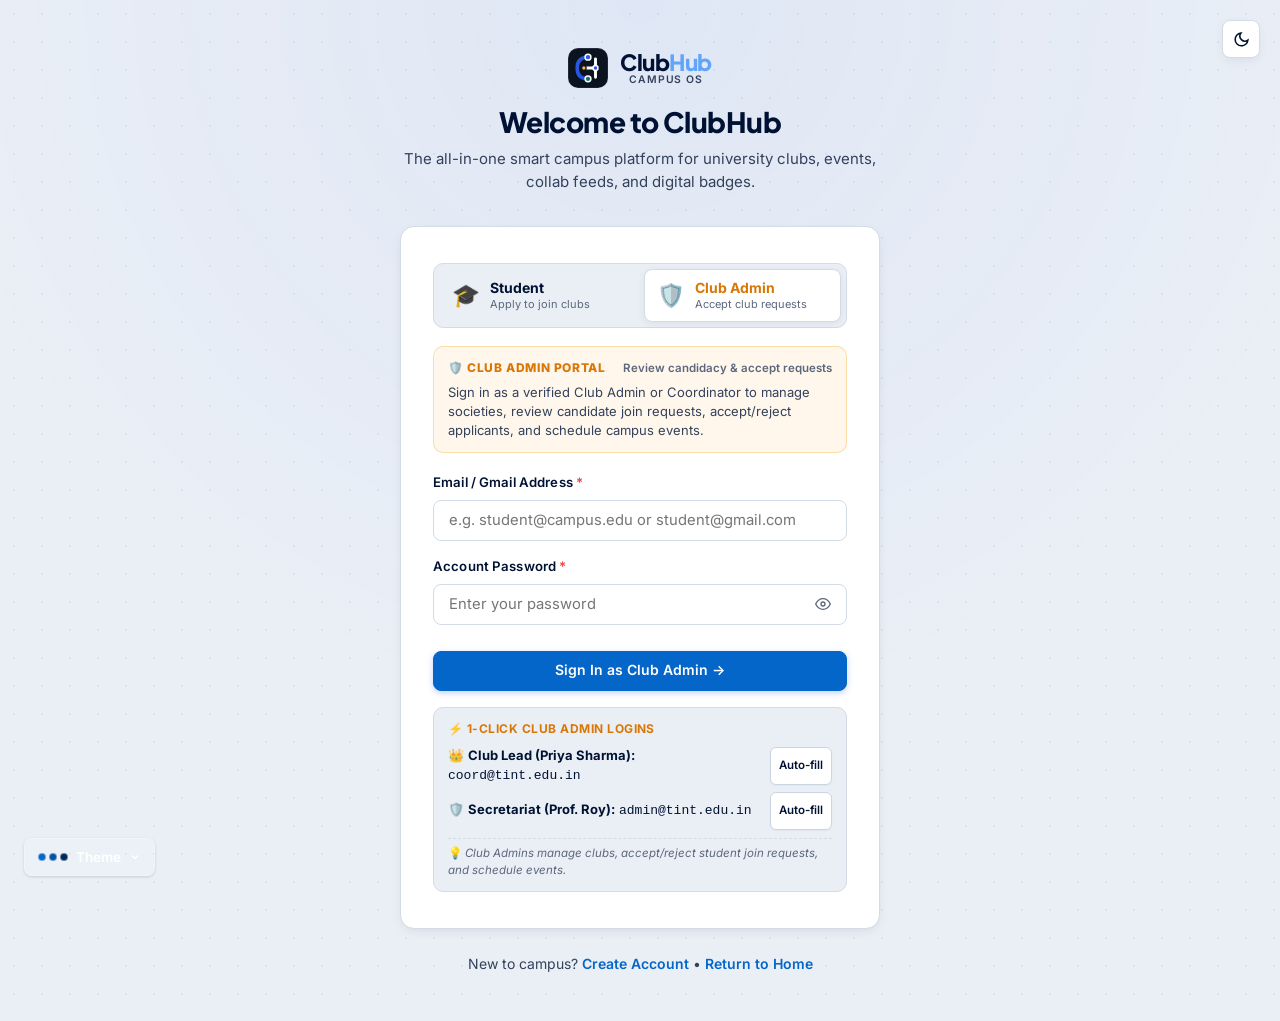
<file: admin.html>
<!DOCTYPE html>
<html lang="en">
<head>
  <meta charset="UTF-8">
  <meta name="viewport" content="width=device-width, initial-scale=1.0">
  <title>Club Admin Secretariat | ClubHub</title>
  <meta name="description" content="Collegiate society management portal. Review candidate applications, publish campus events, and manage inducted club members.">

  <!-- Anti-Flicker Theme & Palette Init -->
  <script>
    (function() {
      var savedTheme = localStorage.getItem("clubhub_theme_mode_v2") || "light";
      var savedPalette = localStorage.getItem("clubhub_active_palette") || "indigo-steel";
      document.documentElement.setAttribute("data-theme", savedTheme);
      document.documentElement.setAttribute("data-palette", savedPalette);
    })();
  </script>

  <!-- Google Fonts: Plus Jakarta Sans & Inter -->
  <link rel="preconnect" href="https://fonts.googleapis.com">
  <link rel="preconnect" href="https://fonts.gstatic.com" crossorigin>
  <link href="https://fonts.googleapis.com/css2?family=Inter:wght@400;500;600;700&family=Plus+Jakarta+Sans:wght@500;600;700;800&display=swap" rel="stylesheet">

  <!-- CSS Stylesheets -->
  <link rel="stylesheet" href="css/style.css">
  <link rel="stylesheet" href="css/palette.css">
  <link rel="stylesheet" href="css/components.css">
  <link rel="stylesheet" href="css/admin.css">
</head>
<body>

  <!-- GLOBAL NAVBAR -->
  <header class="navbar">
    <div class="nav-container">
      <a href="index.html" class="nav-brand" aria-label="ClubHub Home">
        <span class="brand-name">Club<span>Hub</span></span>
      </a>

      <nav class="nav-links">
        <a href="dashboard.html" class="nav-link">Dashboard</a>
        <a href="clubs.html" class="nav-link">Explore Clubs</a>
        <a href="events.html" class="nav-link">Events</a>
        <a href="network.html" class="nav-link">Network</a>
      </nav>

      <div class="nav-actions">
        <div id="nav-auth-box"></div>
        <button type="button" class="mobile-nav-toggle" aria-label="Toggle navigation menu" aria-expanded="false">
          <svg viewBox="0 0 24 24" width="20" height="20" fill="none" stroke="currentColor" stroke-width="2"><line x1="3" y1="12" x2="21" y2="12"/><line x1="3" y1="6" x2="21" y2="6"/><line x1="3" y1="18" x2="21" y2="18"/></svg>
        </button>
      </div>
    </div>
  </header>

  <!-- ADMIN HEADER -->
  <section class="admin-header">
    <div class="container">
      <div class="admin-header-row" style="display: flex; justify-content: space-between; align-items: flex-end; flex-wrap: wrap; gap: 20px;">
        <div class="admin-title-box">
          <div style="display: inline-flex; align-items: center; gap: 6px; padding: 4px 10px; background: var(--primary-light); border: 1px solid var(--primary-border); border-radius: var(--radius-full); font-size: 11px; font-weight: 700; color: var(--primary); margin-bottom: 8px;">
            ⚡ CLUB ADMIN &amp; COORDINATOR PORTAL
          </div>
          <h1>Collegiate Society Management</h1>
          <p>Review candidate join requests, approve or reject memberships, schedule workshops and events, and manage club rosters.</p>
        </div>
        <div class="admin-top-actions" style="display: flex; gap: 10px; flex-wrap: wrap;">
          <button type="button" id="admin-open-edit-profile-btn" class="btn btn-outline btn-sm">
            ✏️ Edit Profile
          </button>
          <button type="button" id="open-add-club-btn" class="btn btn-outline btn-sm">
            <svg viewBox="0 0 24 24" width="14" height="14" fill="none" stroke="currentColor" stroke-width="2.2" style="vertical-align: middle; margin-right: 4px;"><line x1="12" y1="5" x2="12" y2="19"/><line x1="5" y1="12" x2="19" y2="12"/></svg>Create Club
          </button>
          <button type="button" id="open-create-event-btn" class="btn btn-cta btn-sm">
            <svg viewBox="0 0 24 24" width="14" height="14" fill="none" stroke="currentColor" stroke-width="2.2" style="vertical-align: middle; margin-right: 4px;"><line x1="12" y1="5" x2="12" y2="19"/><line x1="5" y1="12" x2="19" y2="12"/></svg>Schedule Event
          </button>
        </div>
      </div>
    </div>
  </section>

  <main class="container admin-main-content">

    <!-- NO CLUBS EMPTY STATE VIEW -->
    <div id="admin-no-clubs-view" style="display: none; text-align: center; padding: 80px 20px; background: var(--bg-card); border: 1px solid var(--border); border-radius: var(--radius-card); margin-top: 24px;">
      <div style="font-size: 48px; margin-bottom: 16px;">🏛️</div>
      <h2 style="font-family: 'Plus Jakarta Sans', sans-serif; font-size: 22px; font-weight: 800; color: var(--text-main); margin-bottom: 8px;">
        You are not currently managing any Club
      </h2>
      <p style="color: var(--text-secondary); max-width: 480px; margin: 0 auto 24px; font-size: 14px;">
        Charter a new campus society to become its Lead Coordinator and manage student membership requests and events!
      </p>
      <button type="button" id="empty-create-club-btn" class="btn btn-cta btn-lg">
        <svg viewBox="0 0 24 24" width="16" height="16" fill="none" stroke="currentColor" stroke-width="2.2" style="vertical-align: middle; margin-right: 4px;"><line x1="12" y1="5" x2="12" y2="19"/><line x1="5" y1="12" x2="19" y2="12"/></svg>Create Club
      </button>
    </div>

    <!-- MAIN ADMIN DASHBOARD VIEW -->
    <div id="admin-main-view">
      
      <!-- CLUB SELECTOR & RECRUITMENT TOOLBAR -->
      <div style="display: flex; justify-content: space-between; align-items: center; flex-wrap: wrap; gap: 16px; margin: 24px 0 20px; padding: 16px 20px; background: var(--bg-card); border: 1px solid var(--border); border-radius: var(--radius-card);">
        <div style="display: flex; align-items: center; gap: 12px; flex-wrap: wrap;">
          <label for="admin-club-select" style="font-size: 13px; font-weight: 700; color: var(--text-main);">Active Society:</label>
          <select id="admin-club-select" class="form-select" style="min-width: 240px; font-weight: 600;">
            <!-- Injected by js/admin.js -->
          </select>
        </div>
        <div style="display: flex; gap: 8px; flex-wrap: wrap;">
          <button type="button" id="open-edit-club-btn" class="btn btn-outline btn-sm">
            ✏️ Edit Club Info
          </button>
          <button type="button" id="toggle-recruitment-btn" class="btn btn-outline btn-sm">
            Toggle Recruitment
          </button>
          <button type="button" id="delete-club-btn" class="btn btn-outline btn-sm" style="color: var(--danger, #EF4444); border-color: var(--danger, #EF4444);">
            🗑️ Delete Club
          </button>
        </div>
      </div>

      <!-- METRIC STATS -->
      <div class="admin-stats-grid" style="display: grid; grid-template-columns: repeat(3, 1fr); gap: 18px; margin-bottom: 28px;">
        <div class="admin-stat-card">
          <div class="admin-stat-num" id="admin-metric-apps" style="color: var(--warm-accent, #F59E0B);">0</div>
          <div class="admin-stat-label">Pending Join Requests</div>
        </div>
        <div class="admin-stat-card">
          <div class="admin-stat-num" id="admin-metric-members" style="color: var(--primary);">0</div>
          <div class="admin-stat-label">Active Core Members</div>
        </div>
        <div class="admin-stat-card">
          <div class="admin-stat-num" id="admin-metric-events">0</div>
          <div class="admin-stat-label">Scheduled Campus Events</div>
        </div>
      </div>

      <!-- TABS -->
      <div class="admin-tabs" style="display: flex; gap: 8px; border-bottom: 1px solid var(--border); margin-bottom: 24px;">
        <button class="admin-tab-btn active btn btn-outline btn-sm" data-tab="applications">
          Review Join Requests (<span id="admin-tab-badge-apps">0</span>)
        </button>
        <button class="admin-tab-btn btn btn-outline btn-sm" data-tab="events">
          Events &amp; Workshops Manager (<span id="admin-tab-badge-events">0</span>)
        </button>
        <button class="admin-tab-btn btn btn-outline btn-sm" data-tab="members">
          Club Members Roster (<span id="admin-tab-badge-members">0</span>)
        </button>
        <button class="admin-tab-btn btn btn-outline btn-sm" data-tab="societies">
          🏛️ Managed Societies (<span id="admin-tab-badge-societies">0</span>)
        </button>
      </div>

      <!-- PANE 1: APPLICATIONS -->
      <div id="admin-pane-applications" class="admin-tab-pane">
        <div style="background: var(--bg-card); border: 1px solid var(--border); border-radius: var(--radius-card); overflow-x: auto;">
          <table class="admin-table" style="width: 100%; border-collapse: collapse;">
            <thead>
              <tr style="border-bottom: 1px solid var(--border); background: var(--bg-surface); text-align: left; font-size: 12px; color: var(--text-secondary);">
                <th style="padding: 12px 16px;">Applicant</th>
                <th style="padding: 12px 16px;">Requested Society</th>
                <th style="padding: 12px 16px;">Department</th>
                <th style="padding: 12px 16px;">Year</th>
                <th style="padding: 12px 16px;">Date Applied</th>
                <th style="padding: 12px 16px;">Motivation &amp; Skills</th>
                <th style="padding: 12px 16px;">Actions</th>
              </tr>
            </thead>
            <tbody id="admin-requests-tbody">
              <!-- Injected by js/admin.js -->
            </tbody>
          </table>
        </div>
      </div>

      <!-- PANE 2: EVENTS -->
      <div id="admin-pane-events" class="admin-tab-pane" style="display: none;">
        <div style="background: var(--bg-card); border: 1px solid var(--border); border-radius: var(--radius-card); overflow-x: auto;">
          <table class="admin-table" style="width: 100%; border-collapse: collapse;">
            <thead>
              <tr style="border-bottom: 1px solid var(--border); background: var(--bg-surface); text-align: left; font-size: 12px; color: var(--text-secondary);">
                <th style="padding: 12px 16px;">Event / Workshop Title</th>
                <th style="padding: 12px 16px;">Category</th>
                <th style="padding: 12px 16px;">Date &amp; Time</th>
                <th style="padding: 12px 16px;">Campus Location</th>
                <th style="padding: 12px 16px;">Actions</th>
              </tr>
            </thead>
            <tbody id="admin-events-tbody">
              <!-- Injected by js/admin.js -->
            </tbody>
          </table>
        </div>
      </div>

      <!-- PANE 3: MEMBERS -->
      <div id="admin-pane-members" class="admin-tab-pane" style="display: none;">
        <div style="background: var(--bg-card); border: 1px solid var(--border); border-radius: var(--radius-card); overflow-x: auto;">
          <table class="admin-table" style="width: 100%; border-collapse: collapse;">
            <thead>
              <tr style="border-bottom: 1px solid var(--border); background: var(--bg-surface); text-align: left; font-size: 12px; color: var(--text-secondary);">
                <th style="padding: 12px 16px;">Member Name</th>
                <th style="padding: 12px 16px;">Email</th>
                <th style="padding: 12px 16px;">Department</th>
                <th style="padding: 12px 16px;">Inducted Date</th>
                <th style="padding: 12px 16px;">Manage</th>
              </tr>
            </thead>
            <tbody id="admin-members-tbody">
              <!-- Injected by js/admin.js -->
            </tbody>
          </table>
        </div>
      </div>

      <!-- PANE 4: MANAGED SOCIETIES -->
      <div id="admin-pane-societies" class="admin-tab-pane" style="display: none;">
        <div id="admin-societies-grid" style="display: grid; grid-template-columns: repeat(auto-fill, minmax(320px, 1fr)); gap: 20px;">
          <!-- Injected by js/admin.js -->
        </div>
      </div>

    </div>

  </main>

  <!-- MODAL: ADD CLUB -->
  <div id="add-club-modal" class="modal-overlay" style="display: none;">
    <div class="modal-content" style="max-width: 520px;">
      <div class="modal-header">
        <h3 style="margin: 0; font-size: 18px; font-family: 'Plus Jakarta Sans', sans-serif;">Create Club</h3>
        <button type="button" id="close-add-club-btn" class="modal-close">&times;</button>
      </div>
      <div class="modal-body">
        <form id="add-club-form">
          <div class="form-group" style="margin-bottom: 14px;">
            <label class="form-label">Club Name <span class="required">*</span></label>
            <input type="text" id="new-club-name" class="form-input" required placeholder="e.g. Cybersecurity &amp; Ethical Hacking Club">
          </div>
          <div class="form-group" style="margin-bottom: 14px;">
            <label class="form-label">Category <span class="required">*</span></label>
            <select id="new-club-category" class="form-select" required>
              <option value="Technical" selected>Technical &amp; Coding</option>
              <option value="Cultural">Cultural &amp; Arts</option>
              <option value="Sports">Sports &amp; Athletics</option>
              <option value="Literary">Literary &amp; Debating</option>
              <option value="Social">Social &amp; Community</option>
              <option value="Entrepreneurship">Entrepreneurship &amp; E-Cell</option>
            </select>
          </div>
          <div class="form-group" style="margin-bottom: 14px;">
            <label class="form-label">Description <span class="required">*</span></label>
            <textarea id="new-club-desc" class="form-textarea" rows="3" required placeholder="Outline activities, workshops, and core vision..."></textarea>
          </div>
          <div class="form-group" style="margin-bottom: 20px;">
            <label class="form-label">Club Cover Image</label>
            <div style="display: flex; gap: 12px; align-items: center; margin-bottom: 8px;">
              <input type="file" id="new-club-file" accept="image/png, image/jpeg, image/jpg, image/webp" class="form-input" style="font-size: 12px; padding: 4px;">
              <div id="new-club-preview" style="width: 52px; height: 52px; border-radius: 6px; border: 1px solid var(--border); overflow: hidden; background: var(--bg-surface); display: flex; align-items: center; justify-content: center; font-size: 10px; color: var(--text-muted); flex-shrink: 0;">Preview</div>
            </div>
            <input type="url" id="new-club-image" class="form-input" placeholder="Or paste image URL (https://...)">
          </div>
          <div style="display: flex; gap: 10px; justify-content: flex-end;">
            <button type="button" class="btn btn-outline" onclick="document.getElementById('add-club-modal').style.display='none'">Cancel</button>
            <button type="submit" class="btn btn-cta">Create Club</button>
          </div>
        </form>
      </div>
    </div>
  </div>

  <!-- MODAL: EDIT CLUB -->
  <div id="edit-club-modal" class="modal-overlay" style="display: none;">
    <div class="modal-content" style="max-width: 520px;">
      <div class="modal-header">
        <h3 style="margin: 0; font-size: 18px; font-family: 'Plus Jakarta Sans', sans-serif;">Edit Club Details</h3>
        <button type="button" id="close-edit-club-btn" class="modal-close">&times;</button>
      </div>
      <div class="modal-body">
        <form id="edit-club-form">
          <div class="form-group" style="margin-bottom: 14px;">
            <label class="form-label">Club Name <span class="required">*</span></label>
            <input type="text" id="edit-club-name" class="form-input" required>
          </div>
          <div class="form-group" style="margin-bottom: 14px;">
            <label class="form-label">Category <span class="required">*</span></label>
            <select id="edit-club-category" class="form-select" required>
              <option value="Technical">Technical &amp; Coding</option>
              <option value="Cultural">Cultural &amp; Arts</option>
              <option value="Sports">Sports &amp; Athletics</option>
              <option value="Literary">Literary &amp; Debating</option>
              <option value="Social">Social &amp; Community</option>
              <option value="Entrepreneurship">Entrepreneurship &amp; E-Cell</option>
            </select>
          </div>
          <div class="form-group" style="margin-bottom: 14px;">
            <label class="form-label">Description <span class="required">*</span></label>
            <textarea id="edit-club-desc" class="form-textarea" rows="3" required></textarea>
          </div>
          <div class="form-group" style="margin-bottom: 14px;">
            <label class="form-label">Cover Image</label>
            <div style="display: flex; gap: 12px; align-items: center; margin-bottom: 8px;">
              <input type="file" id="edit-club-file" accept="image/png, image/jpeg, image/jpg, image/webp" class="form-input" style="font-size: 12px; padding: 4px;">
              <div id="edit-club-preview" style="width: 52px; height: 52px; border-radius: 6px; border: 1px solid var(--border); overflow: hidden; background: var(--bg-surface); display: flex; align-items: center; justify-content: center; font-size: 10px; color: var(--text-muted); flex-shrink: 0;">Preview</div>
            </div>
            <input type="url" id="edit-club-image" class="form-input" placeholder="Or paste image URL (https://...)">
          </div>
          <div class="form-group" style="margin-bottom: 20px;">
            <label class="form-label" style="display: flex; align-items: center; gap: 8px; cursor: pointer;">
              <input type="checkbox" id="edit-club-recruitment" style="width: 16px; height: 16px;">
              <span>Recruitment Open (Accept new candidates)</span>
            </label>
          </div>
          <div style="display: flex; gap: 10px; justify-content: flex-end;">
            <button type="button" class="btn btn-outline" onclick="document.getElementById('edit-club-modal').style.display='none'">Cancel</button>
            <button type="submit" class="btn btn-primary">Save Changes</button>
          </div>
        </form>
      </div>
    </div>
  </div>

  <!-- MODAL: CREATE EVENT -->
  <div id="create-event-modal" class="modal-overlay" style="display: none;">
    <div class="modal-content" style="max-width: 520px;">
      <div class="modal-header">
        <h3 style="margin: 0; font-size: 18px; font-family: 'Plus Jakarta Sans', sans-serif;">Schedule Campus Event / Workshop</h3>
        <button type="button" id="close-create-event-btn" class="modal-close">&times;</button>
      </div>
      <div class="modal-body">
        <form id="create-event-form">
          <div class="form-group" style="margin-bottom: 14px;">
            <label class="form-label">Event Title <span class="required">*</span></label>
            <input type="text" id="event-title-input" class="form-input" required placeholder="e.g. 24-Hour Winter Hackathon">
          </div>
          <div class="form-group" style="margin-bottom: 14px;">
            <label class="form-label">Category <span class="required">*</span></label>
            <select id="event-category-input" class="form-select" required>
              <option value="Workshop" selected>Workshop &amp; Codelab</option>
              <option value="Hackathon">Hackathon</option>
              <option value="Competition">Competition / Contest</option>
              <option value="Cultural">Cultural Fest &amp; Music</option>
              <option value="Entrepreneurship">Entrepreneurship &amp; Pitch</option>
            </select>
          </div>
          <div class="form-group" style="margin-bottom: 14px;">
            <label class="form-label">Date &amp; Time <span class="required">*</span></label>
            <input type="datetime-local" id="event-date-input" class="form-input" required>
          </div>
          <div class="form-group" style="margin-bottom: 14px;">
            <label class="form-label">Venue / Location <span class="required">*</span></label>
            <input type="text" id="event-location-input" class="form-input" required placeholder="e.g. Auditorium / Computer Lab 4">
          </div>
          <div class="form-group" style="margin-bottom: 14px;">
            <label class="form-label">Event Banner Image (Optional)</label>
            <div style="display: flex; gap: 12px; align-items: center; margin-bottom: 8px;">
              <input type="file" id="event-banner-file" accept="image/png, image/jpeg, image/jpg, image/webp" class="form-input" style="font-size: 12px; padding: 4px;">
              <div id="event-banner-preview" style="width: 52px; height: 52px; border-radius: 6px; border: 1px solid var(--border); overflow: hidden; background: var(--bg-surface); display: flex; align-items: center; justify-content: center; font-size: 10px; color: var(--text-muted); flex-shrink: 0;">Preview</div>
            </div>
            <input type="url" id="event-banner-url" class="form-input" placeholder="Or paste banner image URL (https://...)">
          </div>
          <div class="form-group" style="margin-bottom: 20px;">
            <label class="form-label">Event Description <span class="required">*</span></label>
            <textarea id="event-desc-input" class="form-textarea" rows="3" required placeholder="Event agenda, eligibility, prizes..."></textarea>
          </div>
          <div style="display: flex; gap: 10px; justify-content: flex-end;">
            <button type="button" class="btn btn-outline" onclick="document.getElementById('create-event-modal').style.display='none'">Cancel</button>
            <button type="submit" class="btn btn-cta">Schedule Event</button>
          </div>
        </form>
      </div>
    </div>
  </div>

  <!-- MODAL: EDIT EVENT -->
  <div id="edit-event-modal" class="modal-overlay" style="display: none;">
    <div class="modal-content" style="max-width: 520px;">
      <div class="modal-header">
        <h3 style="margin: 0; font-size: 18px; font-family: 'Plus Jakarta Sans', sans-serif;">Edit Event / Workshop</h3>
        <button type="button" id="close-edit-event-btn" class="modal-close">&times;</button>
      </div>
      <div class="modal-body">
        <form id="edit-event-form">
          <input type="hidden" id="edit-event-id">
          <div class="form-group" style="margin-bottom: 14px;">
            <label class="form-label">Event Title <span class="required">*</span></label>
            <input type="text" id="edit-event-title" class="form-input" required>
          </div>
          <div class="form-group" style="margin-bottom: 14px;">
            <label class="form-label">Category <span class="required">*</span></label>
            <select id="edit-event-category" class="form-select" required>
              <option value="Workshop">Workshop &amp; Codelab</option>
              <option value="Hackathon">Hackathon</option>
              <option value="Competition">Competition / Contest</option>
              <option value="Cultural">Cultural Fest &amp; Music</option>
              <option value="Entrepreneurship">Entrepreneurship &amp; Pitch</option>
            </select>
          </div>
          <div class="form-group" style="margin-bottom: 14px;">
            <label class="form-label">Date &amp; Time <span class="required">*</span></label>
            <input type="datetime-local" id="edit-event-date" class="form-input" required>
          </div>
          <div class="form-group" style="margin-bottom: 14px;">
            <label class="form-label">Venue / Location <span class="required">*</span></label>
            <input type="text" id="edit-event-location" class="form-input" required>
          </div>
          <div class="form-group" style="margin-bottom: 14px;">
            <label class="form-label">Event Banner Image</label>
            <div style="display: flex; gap: 12px; align-items: center; margin-bottom: 8px;">
              <input type="file" id="edit-event-banner-file" accept="image/png, image/jpeg, image/jpg, image/webp" class="form-input" style="font-size: 12px; padding: 4px;">
              <div id="edit-event-banner-preview" style="width: 52px; height: 52px; border-radius: 6px; border: 1px solid var(--border); overflow: hidden; background: var(--bg-surface); display: flex; align-items: center; justify-content: center; font-size: 10px; color: var(--text-muted); flex-shrink: 0;">Preview</div>
            </div>
            <input type="url" id="edit-event-banner-url" class="form-input" placeholder="Or paste banner image URL (https://...)">
          </div>
          <div class="form-group" style="margin-bottom: 20px;">
            <label class="form-label">Event Description <span class="required">*</span></label>
            <textarea id="edit-event-desc" class="form-textarea" rows="3" required></textarea>
          </div>
          <div style="display: flex; gap: 10px; justify-content: flex-end;">
            <button type="button" class="btn btn-outline" onclick="document.getElementById('edit-event-modal').style.display='none'">Cancel</button>
            <button type="submit" class="btn btn-primary">Update Event</button>
          </div>
        </form>
      </div>
    </div>
  </div>

  <!-- MODAL: ISSUE BADGE -->
  <div id="issue-badge-modal" class="modal-overlay" style="display: none;">
    <div class="modal-content" style="max-width: 480px;">
      <div class="modal-header">
        <div>
          <h3 style="margin: 0; font-size: 18px; font-family: 'Plus Jakarta Sans', sans-serif;">Award Verifiable Badge</h3>
          <p id="badge-recipient-name" style="margin: 2px 0 0; font-size: 12px; color: var(--text-muted);"></p>
        </div>
        <button type="button" id="close-issue-badge-btn" class="modal-close">&times;</button>
      </div>
      <div class="modal-body">
        <form id="issue-badge-form">
          <div class="form-group" style="margin-bottom: 14px;">
            <label class="form-label">Badge Title <span class="required">*</span></label>
            <input type="text" id="badge-title-input" class="form-input" required placeholder="e.g. Outstanding Core Contributor">
          </div>
          <div class="form-group" style="margin-bottom: 20px;">
            <label class="form-label">Achievement Description <span class="required">*</span></label>
            <textarea id="badge-desc-input" class="form-textarea" rows="3" required placeholder="Detail the contributions or contest performance..."></textarea>
          </div>
          <div style="display: flex; gap: 10px; justify-content: flex-end;">
            <button type="button" class="btn btn-outline" onclick="document.getElementById('issue-badge-modal').style.display='none'">Cancel</button>
            <button type="submit" class="btn btn-cta">Issue Verifiable Badge</button>
          </div>
        </form>
      </div>
    </div>
  </div>

  <!-- MODAL: EDIT ADMIN PROFILE -->
  <div id="admin-edit-profile-modal" class="modal-overlay" style="display: none;">
    <div class="modal-content" style="max-width: 500px;">
      <div class="modal-header">
        <div>
          <h3 style="margin: 0; font-size: 18px; font-family: 'Plus Jakarta Sans', sans-serif;">Edit Admin Profile</h3>
          <p style="margin: 2px 0 0; font-size: 12px; color: var(--text-muted);">Personal details and secretariat avatar</p>
        </div>
        <button type="button" id="close-admin-profile-btn" class="modal-close">&times;</button>
      </div>
      <div class="modal-body">
        <form id="admin-edit-profile-form">
          <div style="display: flex; align-items: center; gap: 16px; margin-bottom: 20px; padding: 14px; background: var(--bg-surface); border-radius: var(--radius-sm); border: 1px solid var(--border);">
            <div id="admin-avatar-preview" style="width: 64px; height: 64px; border-radius: 50%; overflow: hidden; background: var(--primary-light); color: var(--primary); display: flex; align-items: center; justify-content: center; font-weight: 800; font-size: 20px; flex-shrink: 0;">
              AD
            </div>
            <div style="flex-grow: 1;">
              <label class="form-label" style="font-size: 12px; margin-bottom: 4px;">Profile Picture (JPG, PNG, WEBP, max 5MB)</label>
              <input type="file" id="admin-avatar-file" accept="image/png, image/jpeg, image/jpg, image/webp" class="form-input" style="padding: 4px; font-size: 12px; margin-bottom: 6px;">
              <button type="button" id="admin-remove-avatar-btn" class="btn btn-outline btn-sm" style="font-size: 11px; padding: 2px 8px; color: var(--danger); border-color: var(--danger);">
                Remove Picture
              </button>
            </div>
          </div>

          <div class="form-group" style="margin-bottom: 14px;">
            <label class="form-label">Full Name <span class="required">*</span></label>
            <input type="text" id="admin-profile-name" class="form-input" required minlength="2" maxlength="150">
          </div>

          <div class="form-group" style="margin-bottom: 14px;">
            <label class="form-label">Email Address <span class="required">*</span></label>
            <input type="email" id="admin-profile-email" class="form-input" required>
            <div style="font-size: 11px; color: var(--text-muted); margin-top: 4px;">Updating this changes your login credentials.</div>
          </div>

          <div class="form-group" style="margin-bottom: 22px;">
            <label class="form-label">Department / Administrative Office <span class="required">*</span></label>
            <input type="text" id="admin-profile-dept" class="form-input" required placeholder="e.g. Computer Science / Student Affairs">
          </div>

          <div style="display: flex; gap: 10px; justify-content: flex-end;">
            <button type="button" class="btn btn-outline btn-sm" onclick="document.getElementById('admin-edit-profile-modal').style.display='none'">Cancel</button>
            <button type="submit" id="admin-save-profile-btn" class="btn btn-primary btn-sm">Save Profile Changes</button>
          </div>
        </form>
      </div>
    </div>
  </div>

  <!-- FOOTER -->
  <footer class="footer">
    <div class="container footer-content">
      <div class="footer-col footer-col-brand">
        <a href="index.html" class="nav-brand" style="margin-bottom: 12px; display: inline-flex;">
          <span class="brand-name">Club<span>Hub</span></span>
        </a>
        <p class="footer-description">
          The all-in-one university campus operating system. Discover societies, attend hackathons and workshops, and find collaborative teams.
        </p>
      </div>

      <div class="footer-col">
        <div class="footer-col-title">Campus Hubs</div>
        <ul class="footer-links">
          <li><a href="clubs.html">All Societies</a></li>
          <li><a href="events.html">Campus Events</a></li>
          <li><a href="network.html">Peer Network</a></li>
          <li><a href="dashboard.html">Student Profile</a></li>
        </ul>
      </div>

      <div class="footer-col">
        <div class="footer-col-title">Command Center</div>
        <ul class="footer-links">
          <li><a href="dashboard.html">Student Profile</a></li>
          <li><a href="admin.html">Club Admin Secretariat</a></li>
          <li><a href="login.html">Account Sign In</a></li>
          <li><a href="register.html">Account Registration</a></li>
        </ul>
      </div>

      <div class="footer-col">
        <div class="footer-col-title">System Status</div>
        <p style="font-size: 13px; color: var(--text-secondary); line-height: 1.6; margin-bottom: 8px;">
          FastAPI Backend &bull; Operational<br>
          Connected Database Architecture<br>
          Verified Role-Based Access Control
        </p>
        <span class="badge badge-teal" style="font-size: 12px; padding: 4px 10px;">v2.4 Production</span>
      </div>
    </div>

    <div class="container footer-bottom">
      <div>&copy; 2026 <strong>ClubHub</strong> &bull; The University Campus Operating System. All rights reserved.</div>
      <div style="display: flex; gap: 16px; font-size: 13px;">
        <a href="dashboard.html" style="color: var(--text-secondary);">Dashboard</a>
        <a href="clubs.html" style="color: var(--text-secondary);">Explore Clubs</a>
        <a href="events.html" style="color: var(--text-secondary);">Events</a>
        <a href="network.html" style="color: var(--text-secondary);">Network</a>
      </div>
    </div>
  </footer>

  <!-- Scripts -->
  <script src="js/icons.js?v=2.5"></script>
  <script src="js/states.js?v=2.5"></script>
  <script src="js/brand.js?v=2.5"></script>
  <script src="js/data.js?v=2.6"></script>
  <script src="js/api.js?v=2.6"></script>
  <script src="js/storage.js?v=2.6"></script>
  <script src="js/palette.js?v=2.6"></script>
  <script src="js/common.js?v=2.6"></script>
  <script src="js/admin.js?v=2.6"></script>
</body>
</html>
</file>
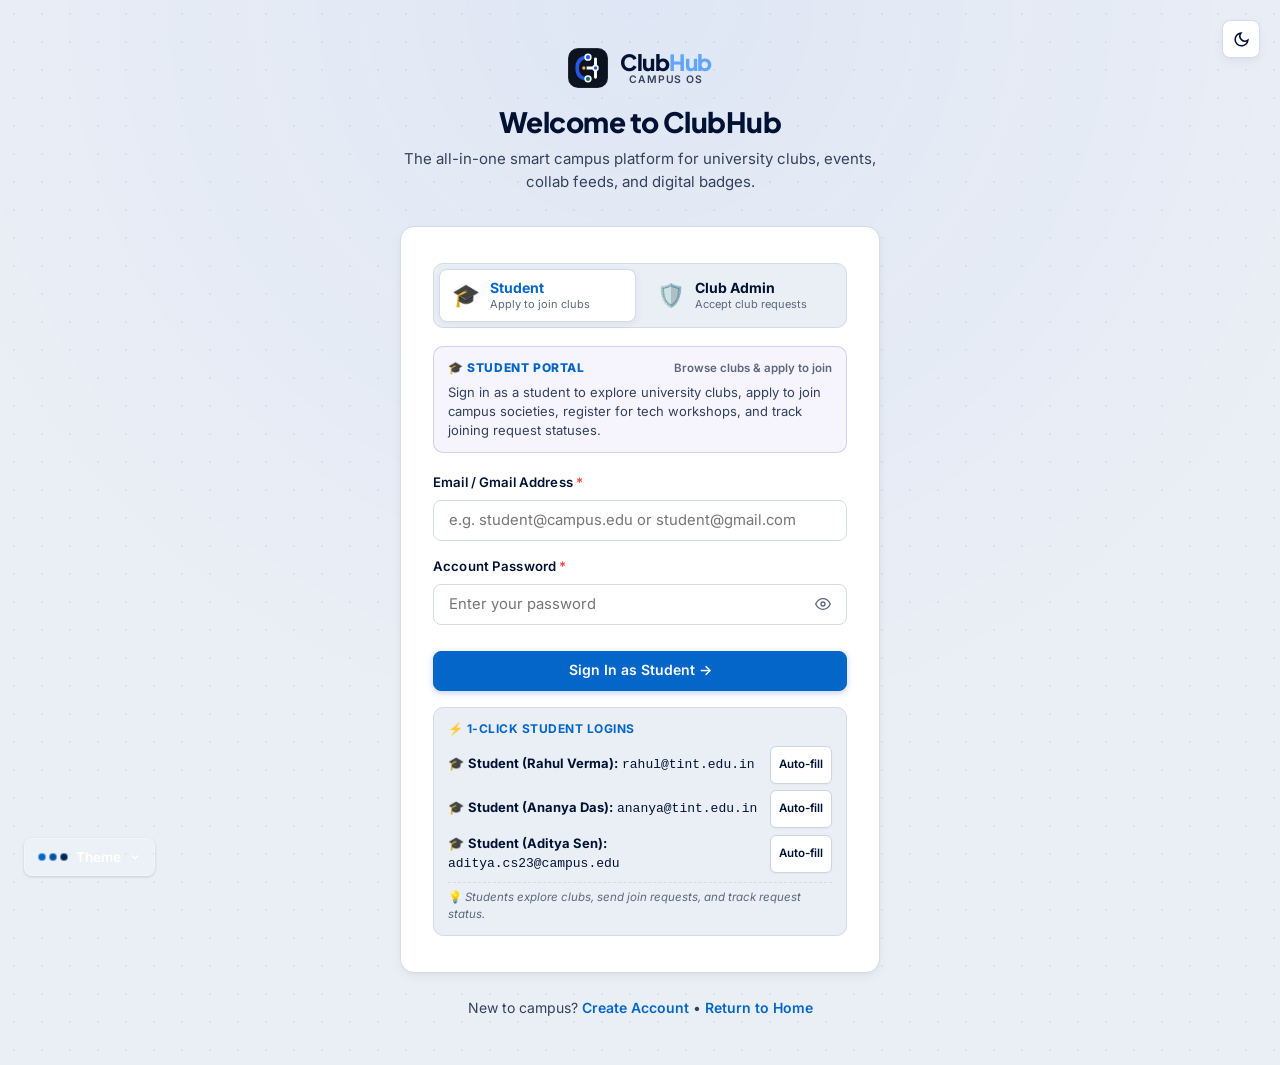
<file: dashboard.html>
<!DOCTYPE html>
<html lang="en">
<head>
  <meta charset="UTF-8">
  <meta name="viewport" content="width=device-width, initial-scale=1.0">
  <title>Student Command Center &amp; Tracker | ClubHub</title>
  <meta name="description" content="Track your club memberships, pending join requests, event access passes, and verified achievement badges.">

  <!-- Anti-Flicker Theme & Palette Init -->
  <script>
    (function() {
      var savedTheme = localStorage.getItem("clubhub_theme_mode_v2") || "light";
      var savedPalette = localStorage.getItem("clubhub_active_palette") || "indigo-steel";
      document.documentElement.setAttribute("data-theme", savedTheme);
      document.documentElement.setAttribute("data-palette", savedPalette);
    })();
  </script>

  <!-- Google Fonts: Plus Jakarta Sans & Inter -->
  <link rel="preconnect" href="https://fonts.googleapis.com">
  <link rel="preconnect" href="https://fonts.gstatic.com" crossorigin>
  <link href="https://fonts.googleapis.com/css2?family=Inter:wght@400;500;600;700&family=Plus+Jakarta+Sans:wght@500;600;700;800&display=swap" rel="stylesheet">

  <!-- CSS Stylesheets -->
  <link rel="stylesheet" href="css/style.css">
  <link rel="stylesheet" href="css/palette.css">
  <link rel="stylesheet" href="css/components.css">
  <link rel="stylesheet" href="css/dashboard.css">
</head>
<body>

  <!-- GLOBAL NAVBAR -->
  <header class="navbar">
    <div class="nav-container">
      <a href="index.html" class="nav-brand" aria-label="ClubHub Home">
        <span class="brand-name">Club<span>Hub</span></span>
      </a>

      <nav class="nav-links">
        <a href="dashboard.html" class="nav-link active">Dashboard</a>
        <a href="clubs.html" class="nav-link">Explore Clubs</a>
        <a href="events.html" class="nav-link">Events</a>
        <a href="network.html" class="nav-link">Network</a>
      </nav>

      <div class="nav-actions">
        <div id="nav-auth-box"></div>
        <button type="button" class="mobile-nav-toggle" aria-label="Toggle navigation menu" aria-expanded="false">
          <svg viewBox="0 0 24 24" width="20" height="20" fill="none" stroke="currentColor" stroke-width="2"><line x1="3" y1="12" x2="21" y2="12"/><line x1="3" y1="6" x2="21" y2="6"/><line x1="3" y1="18" x2="21" y2="18"/></svg>
        </button>
      </div>
    </div>
  </header>

  <!-- STUDENT PROFILE HEADER -->
  <section class="dashboard-header">
    <div class="container">
      <div class="profile-card">
        <div class="profile-identity">
          <div class="profile-avatar" id="dash-user-avatar">ST</div>
          <div class="profile-info">
            <div style="display: flex; align-items: center; gap: 8px;">
              <h1 id="dash-user-name" style="margin: 0;">Student User</h1>
              <span id="dash-user-role" class="badge badge-primary" style="font-size: 11px;">Student</span>
            </div>
            <div class="profile-meta">
              <span id="dash-user-dept">Engineering Department</span>
              <span>&bull;</span>
              <span id="dash-user-email">student@tint.edu.in</span>
            </div>
          </div>
        </div>

        <div class="profile-actions" style="display: flex; gap: 8px; flex-wrap: wrap;">
          <button type="button" id="open-edit-profile-btn" class="btn btn-outline btn-sm">
            ✏️ Edit Profile
          </button>
          <a href="clubs.html" class="btn btn-outline btn-sm">Explore Clubs</a>
          <a href="events.html" class="btn btn-cta btn-sm">Campus Events</a>
        </div>
      </div>
    </div>
  </section>

  <!-- MAIN DASHBOARD CONTENT -->
  <main class="container dashboard-main-content">
    
    <!-- 4 Key Summary Metrics -->
    <div class="dashboard-stats-grid">
      <div class="stat-card">
        <div class="stat-number" id="metric-clubs-count" style="color: var(--primary);">0</div>
        <div class="stat-label">My Society Memberships</div>
      </div>
      <div class="stat-card">
        <div class="stat-number" id="metric-pending-count" style="color: var(--warm-accent, #F59E0B);">0</div>
        <div class="stat-label">Pending Join Requests</div>
      </div>
      <div class="dash-stat-tile">
        <div class="dash-stat-number" id="metric-events-count">0</div>
        <div class="dash-stat-label">Event Passes Issued</div>
      </div>
      <div class="stat-card">
        <div class="stat-number" id="metric-badges-count" style="color: var(--success);">0</div>
        <div class="stat-label">Verified Digital Badges</div>
      </div>
    </div>

    <!-- Tab Navigation (5 Tabs) -->
    <div class="dashboard-tabs" style="display: flex; gap: 8px; flex-wrap: wrap; border-bottom: 1px solid var(--border); margin-bottom: 24px;">
      <button class="dashboard-tab-btn active btn btn-outline btn-sm" data-tab="clubs">
        My Clubs &amp; Memberships (<span id="tab-count-clubs">0</span>)
      </button>
      <button class="dashboard-tab-btn btn btn-outline btn-sm" data-tab="requests">
        📋 Join Requests Tracker (<span id="tab-count-requests">0</span>)
      </button>
      <button class="dashboard-tab-btn btn btn-outline btn-sm" data-tab="events">
        Registered Events (<span id="tab-count-events">0</span>)
      </button>
      <button class="dashboard-tab-btn btn btn-outline btn-sm" data-tab="network">
        My Collab Posts (<span id="tab-count-posts">0</span>)
      </button>
      <button class="dashboard-tab-btn btn btn-outline btn-sm" data-tab="badges">
        Verified Badges (<span id="tab-count-badges">0</span>)
      </button>
    </div>

    <!-- PANE 1: My Clubs & Applications -->
    <div id="pane-clubs" class="dashboard-tab-pane">
      <div id="my-clubs-container">
        <!-- Injected by js/dashboard.js -->
      </div>
    </div>

    <!-- PANE: Dedicated Club Joining Requests Tracker -->
    <div id="pane-requests" class="dashboard-tab-pane" style="display: none;">
      <div style="display: flex; justify-content: space-between; align-items: center; flex-wrap: wrap; gap: 12px; margin-bottom: 20px;">
        <div>
          <h3 style="font-size: 18px; margin: 0 0 4px 0; font-family: 'Plus Jakarta Sans', sans-serif;">Club Joining Requests Tracker</h3>
          <p style="font-size: 13px; color: var(--text-secondary); margin: 0;">Monitor review status of all your society applications across campus.</p>
        </div>
        <div class="requests-filter-buttons" style="display: flex; gap: 6px; flex-wrap: wrap;">
          <button type="button" class="btn btn-outline btn-sm req-filter-btn active" data-filter="all">All</button>
          <button type="button" class="btn btn-outline btn-sm req-filter-btn" data-filter="Pending" style="color: var(--warm-accent, #F59E0B);">⏳ Pending</button>
          <button type="button" class="btn btn-outline btn-sm req-filter-btn" data-filter="Approved" style="color: var(--success, #10B981);">✓ Accepted</button>
          <button type="button" class="btn btn-outline btn-sm req-filter-btn" data-filter="Rejected" style="color: var(--danger, #EF4444);">✗ Rejected</button>
        </div>
      </div>
      <div id="dash-requests-container">
        <!-- Injected by js/dashboard.js -->
      </div>
    </div>

    <!-- PANE 2: Registered Events -->
    <div id="pane-events" class="dashboard-tab-pane" style="display: none;">
      <div id="dash-events-container">
        <!-- Injected by js/dashboard.js -->
      </div>
    </div>

    <!-- PANE 3: Collab Posts -->
    <div id="pane-network" class="dashboard-tab-pane" style="display: none;">
      <div id="dash-network-container">
        <!-- Injected by js/dashboard.js -->
      </div>
    </div>

    <!-- PANE 4: Verified Credentials & Badges -->
    <div id="pane-badges" class="dashboard-tab-pane" style="display: none;">
      <div style="margin-bottom: 20px;">
        <h3 style="font-size: 18px; margin: 0 0 6px 0; font-family: 'Plus Jakarta Sans', sans-serif;">Verified Collegiate Credentials &amp; Badges</h3>
        <p style="font-size: 13px; color: var(--text-secondary); margin: 0;">These digital achievements are cryptographically verified with unique cryptographic hash IDs.</p>
      </div>
      <div id="dash-badges-container" class="badges-grid" style="display: grid; grid-template-columns: repeat(auto-fit, minmax(280px, 1fr)); gap: 16px;">
        <!-- Injected by js/dashboard.js -->
      </div>
    </div>

  </main>

  <!-- DIGITAL PASS POPUP MODAL -->
  <div id="dash-pass-modal" class="modal-overlay" style="display: none;">
    <div class="modal-content" style="max-width: 480px;">
      <div class="modal-header">
        <h3 style="margin: 0; font-size: 18px; font-family: 'Plus Jakarta Sans', sans-serif;">Event Access Pass</h3>
        <button class="modal-close" onclick="document.getElementById('dash-pass-modal').style.display='none'">&times;</button>
      </div>
      <div id="dash-pass-modal-body" class="modal-body">
        <!-- Injected by js/dashboard.js -->
      </div>
    </div>
  </div>

  <!-- EDIT PROFILE MODAL -->
  <div id="edit-profile-modal" class="modal-overlay" style="display: none;">
    <div class="modal-content" style="max-width: 500px;">
      <div class="modal-header">
        <div>
          <h3 style="margin: 0; font-size: 18px; font-family: 'Plus Jakarta Sans', sans-serif;">Edit Your Profile</h3>
          <p style="margin: 2px 0 0; font-size: 12px; color: var(--text-muted);">Personal information and collegiate avatar</p>
        </div>
        <button type="button" id="close-edit-profile-btn" class="modal-close">&times;</button>
      </div>
      <div class="modal-body">
        <form id="edit-profile-form">
          <div style="display: flex; align-items: center; gap: 16px; margin-bottom: 20px; padding: 14px; background: var(--bg-surface); border-radius: var(--radius-sm); border: 1px solid var(--border);">
            <div id="profile-avatar-preview" style="width: 64px; height: 64px; border-radius: 50%; overflow: hidden; background: var(--primary-light); color: var(--primary); display: flex; align-items: center; justify-content: center; font-weight: 800; font-size: 20px; flex-shrink: 0;">
              ST
            </div>
            <div style="flex-grow: 1;">
              <label class="form-label" style="font-size: 12px; margin-bottom: 4px;">Profile Picture (JPG, PNG, WEBP, max 5MB)</label>
              <input type="file" id="profile-avatar-file" accept="image/png, image/jpeg, image/jpg, image/webp" class="form-input" style="padding: 4px; font-size: 12px; margin-bottom: 6px;">
              <button type="button" id="remove-avatar-btn" class="btn btn-outline btn-sm" style="font-size: 11px; padding: 2px 8px; color: var(--danger); border-color: var(--danger);">
                Remove Picture
              </button>
            </div>
          </div>

          <div class="form-group" style="margin-bottom: 14px;">
            <label class="form-label">Full Name <span class="required">*</span></label>
            <input type="text" id="edit-profile-name" class="form-input" required minlength="2" maxlength="150">
          </div>

          <div class="form-group" style="margin-bottom: 14px;">
            <label class="form-label">Email Address <span class="required">*</span></label>
            <input type="email" id="edit-profile-email" class="form-input" required>
            <div style="font-size: 11px; color: var(--text-muted); margin-top: 4px;">Updating this changes your primary sign-in address.</div>
          </div>

          <div class="form-group" style="margin-bottom: 14px;">
            <label class="form-label">Department / Branch <span class="required">*</span></label>
            <input type="text" id="edit-profile-dept" class="form-input" required placeholder="e.g. Computer Science &amp; Engineering">
          </div>

          <div class="form-group" style="margin-bottom: 22px;">
            <label class="form-label">Year of Study <span class="required">*</span></label>
            <select id="edit-profile-year" class="form-select" required>
              <option value="1">1st Year (Freshman)</option>
              <option value="2">2nd Year (Sophomore)</option>
              <option value="3">3rd Year (Junior)</option>
              <option value="4">4th Year (Senior)</option>
              <option value="5">Postgraduate / Research</option>
            </select>
          </div>

          <div style="display: flex; gap: 10px; justify-content: flex-end;">
            <button type="button" class="btn btn-outline btn-sm" onclick="document.getElementById('edit-profile-modal').style.display='none'">Cancel</button>
            <button type="submit" id="save-profile-btn" class="btn btn-primary btn-sm">Save Profile Changes</button>
          </div>
        </form>
      </div>
    </div>
  </div>

  <!-- ENTERPRISE FOOTER -->
  <footer class="footer">
    <div class="container footer-content">
      <div class="footer-col footer-col-brand">
        <a href="index.html" class="nav-brand" style="margin-bottom: 12px; display: inline-flex;">
          <span class="brand-name">Club<span>Hub</span></span>
        </a>
        <p class="footer-description">
          The all-in-one university campus operating system. Discover societies, attend hackathons, trade student goods, and find collaborative teams.
        </p>
      </div>

      <div class="footer-col">
        <div class="footer-col-title">Campus Hubs</div>
        <ul class="footer-links">
          <li><a href="clubs.html">All Societies</a></li>
          <li><a href="events.html">Campus Events</a></li>
          <li><a href="network.html">Peer Network</a></li>
          <li><a href="dashboard.html">Student Profile</a></li>
        </ul>
      </div>

      <div class="footer-col">
        <div class="footer-col-title">Command Center</div>
        <ul class="footer-links">
          <li><a href="dashboard.html">Student Profile</a></li>
          <li><a href="clubs.html">Campus Societies</a></li>
          <li><a href="events.html">Events &amp; Workshops</a></li>
          <li><a href="network.html">Peer Network</a></li>
        </ul>
      </div>

      <div class="footer-col">
        <div class="footer-col-title">System Status</div>
        <p style="font-size: 13px; color: var(--text-secondary); line-height: 1.6; margin-bottom: 8px;">
          FastAPI Backend &bull; Operational<br>
          Connected Node Architecture<br>
          Vercel &amp; Firebase Hosted
        </p>
        <span class="badge badge-teal" style="font-size: 12px; padding: 4px 10px;">v2.4 Production</span>
      </div>
    </div>

    <div class="container footer-bottom">
      <div>&copy; 2026 <strong>ClubHub</strong> &bull; The University Campus Operating System. All rights reserved.</div>
      <div style="display: flex; gap: 16px; font-size: 13px;">
        <a href="dashboard.html" style="color: var(--text-secondary);">Dashboard</a>
        <a href="clubs.html" style="color: var(--text-secondary);">Explore Clubs</a>
        <a href="events.html" style="color: var(--text-secondary);">Events</a>
        <a href="network.html" style="color: var(--text-secondary);">Network</a>
      </div>
    </div>
  </footer>

  <!-- Scripts -->
  <script src="js/icons.js?v=2.5"></script>
  <script src="js/states.js?v=2.5"></script>
  <script src="js/brand.js?v=2.5"></script>
  <script src="js/data.js?v=2.5"></script>
  <script src="js/api.js?v=2.5"></script>
  <script src="js/storage.js?v=2.5"></script>
  <script src="js/palette.js?v=2.5"></script>
  <script src="js/common.js?v=2.5"></script>
  <script src="js/dashboard.js?v=2.5"></script>
</body>
</html>
</file>
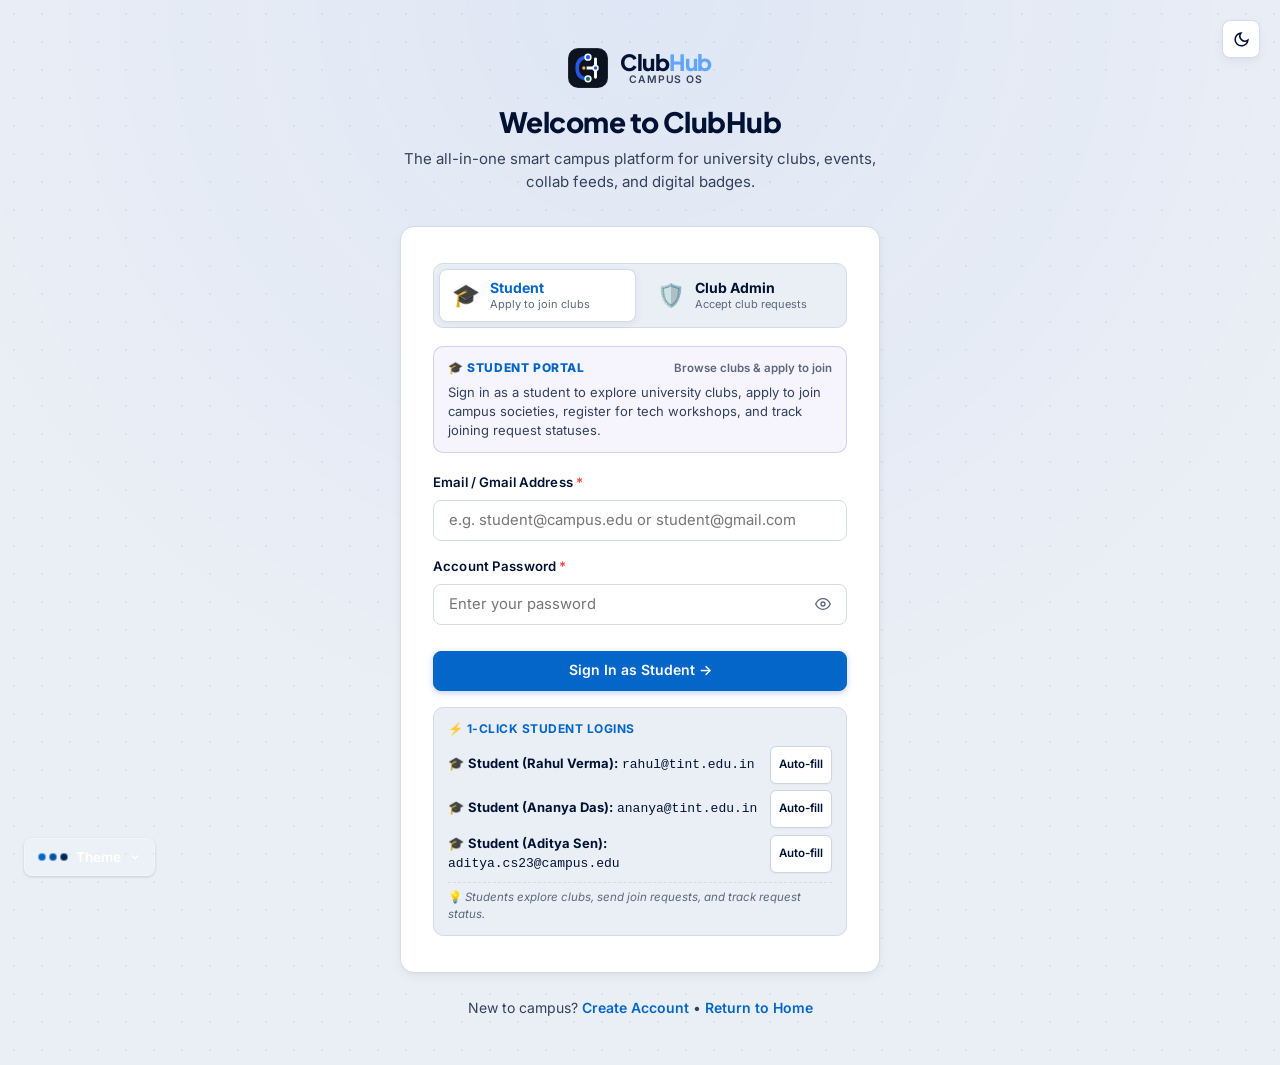
<file: login.html>
<!DOCTYPE html>
<html lang="en">
<head>
  <meta charset="UTF-8">
  <meta name="viewport" content="width=device-width, initial-scale=1.0">
  <title>Sign In | ClubHub — Smart Campus OS</title>
  <meta name="description" content="Sign in to your ClubHub account to explore clubs, register for campus events, collaborate with peers, and view verified digital badges.">

  <!-- Anti-Flicker Theme & Palette Init -->
  <script>
    (function() {
      var savedTheme = localStorage.getItem("clubhub_theme_mode_v2") || "light";
      var savedPalette = localStorage.getItem("clubhub_active_palette") || "indigo-steel";
      document.documentElement.setAttribute("data-theme", savedTheme);
      document.documentElement.setAttribute("data-palette", savedPalette);
    })();
  </script>

  <!-- Google Fonts: Plus Jakarta Sans & Inter -->
  <link rel="preconnect" href="https://fonts.googleapis.com">
  <link rel="preconnect" href="https://fonts.gstatic.com" crossorigin>
  <link href="https://fonts.googleapis.com/css2?family=Inter:wght@400;500;600;700&family=Plus+Jakarta+Sans:wght@500;600;700;800&display=swap" rel="stylesheet">

  <!-- CSS Stylesheets -->
  <link rel="stylesheet" href="css/style.css">
  <link rel="stylesheet" href="css/palette.css">
  <link rel="stylesheet" href="css/components.css">
  <link rel="stylesheet" href="css/auth.css">
</head>
<body class="auth-page">

  <div class="auth-container">
    
    <!-- BRAND & HEADER -->
    <div class="auth-header">
      <a href="index.html" class="nav-brand auth-brand" aria-label="Return to ClubHub Home">
        <span class="brand-name">Club<span>Hub</span></span>
      </a>
      <h1 class="auth-title">Welcome to ClubHub</h1>
      <p class="auth-subtitle">The all-in-one smart campus platform for university clubs, events, collab feeds, and digital badges.</p>
    </div>

    <!-- AUTH CARD -->
    <div class="auth-card">
      <div id="auth-alert" class="auth-alert" role="alert"></div>

      <!-- ROLE SELECTOR TABS: STUDENT vs ADMIN -->
      <div class="auth-role-tabs" role="tablist" aria-label="Choose Sign In Role">
        <button 
          type="button" 
          id="role-tab-student" 
          class="auth-role-tab active" 
          role="tab" 
          aria-selected="true" 
          data-role="student"
        >
          <span class="role-tab-badge">🎓</span>
          <div class="role-tab-meta">
            <span class="role-tab-name">Student</span>
            <span class="role-tab-hint">Apply to join clubs</span>
          </div>
        </button>

        <button 
          type="button" 
          id="role-tab-admin" 
          class="auth-role-tab" 
          role="tab" 
          aria-selected="false" 
          data-role="admin"
        >
          <span class="role-tab-badge">🛡️</span>
          <div class="role-tab-meta">
            <span class="role-tab-name">Club Admin</span>
            <span class="role-tab-hint">Accept club requests</span>
          </div>
        </button>
      </div>

      <!-- DYNAMIC SECTION BANNER -->
      <div id="role-info-banner" class="role-info-banner student-mode">
        <div class="role-info-header">
          <span id="role-info-tag" class="role-info-tag">🎓 Student Portal</span>
          <span id="role-info-note" class="role-info-note">Browse clubs &amp; submit candidacy</span>
        </div>
        <p id="role-info-desc" class="role-info-desc">
          Sign in as a student to explore university clubs, apply to join societies, register for campus events, and earn verifiable achievement badges.
        </p>
      </div>

      <form id="login-form">
        <!-- Hidden input storing selected role: student or admin -->
        <input type="hidden" id="login-role" name="role" value="student">

        <div class="form-group" style="margin-bottom: 16px;">
          <label for="login-email" class="form-label" id="login-email-label">Email / Gmail Address <span class="required">*</span></label>
          <input 
            type="email" 
            id="login-email" 
            class="form-input" 
            placeholder="e.g. student@campus.edu or student@gmail.com" 
            required 
            autocomplete="email"
          >
        </div>

        <div class="form-group" style="margin-bottom: 16px;">
          <label for="login-password" class="form-label">Account Password <span class="required">*</span></label>
          <div class="password-input-wrapper">
            <input 
              type="password" 
              id="login-password" 
              class="form-input" 
              placeholder="Enter your password" 
              required 
              autocomplete="current-password"
            >
            <button type="button" class="toggle-password-btn" data-target="login-password" aria-label="Toggle password visibility">
              <svg viewBox="0 0 24 24" width="16" height="16" fill="none" stroke="currentColor" stroke-width="2"><path d="M1 12s4-8 11-8 11 8 11 8-4 8-11 8-11-8-11-8z"/><circle cx="12" cy="12" r="3"/></svg>
            </button>
          </div>
        </div>

        <button type="submit" id="auth-submit-btn" class="btn btn-primary auth-submit-btn" style="width: 100%; margin-top: 10px;">
          Sign In as Student →
        </button>

        <!-- DYNAMIC DEMO CREDENTIALS SHORTCUT -->
        <div id="demo-credentials-container" class="demo-credentials-box" style="margin-top: 16px; padding: 12px 14px; background: var(--bg-surface); border: 1px solid var(--border-color); border-radius: var(--radius-md); font-size: 0.8125rem;">
          <!-- Dynamically populated by auth.js -->
        </div>
      </form>
    </div>

    <!-- FOOTER LINK -->
    <div class="auth-footer">
      New to campus? <a href="register.html" class="auth-link">Create Account</a> &bull; <a href="index.html" class="auth-link">Return to Home</a>
    </div>

  </div>

  <!-- Scripts -->
  <script src="js/icons.js?v=2.5"></script>
  <script src="js/states.js?v=2.5"></script>
  <script src="js/brand.js?v=2.5"></script>
  <script src="js/data.js?v=2.5"></script>
  <script src="js/api.js?v=2.5"></script>
  <script src="js/storage.js?v=2.5"></script>
  <script src="js/palette.js?v=2.5"></script>
  <script src="js/common.js?v=2.5"></script>
  <script src="js/auth.js?v=2.5"></script>
</body>
</html>
</file>
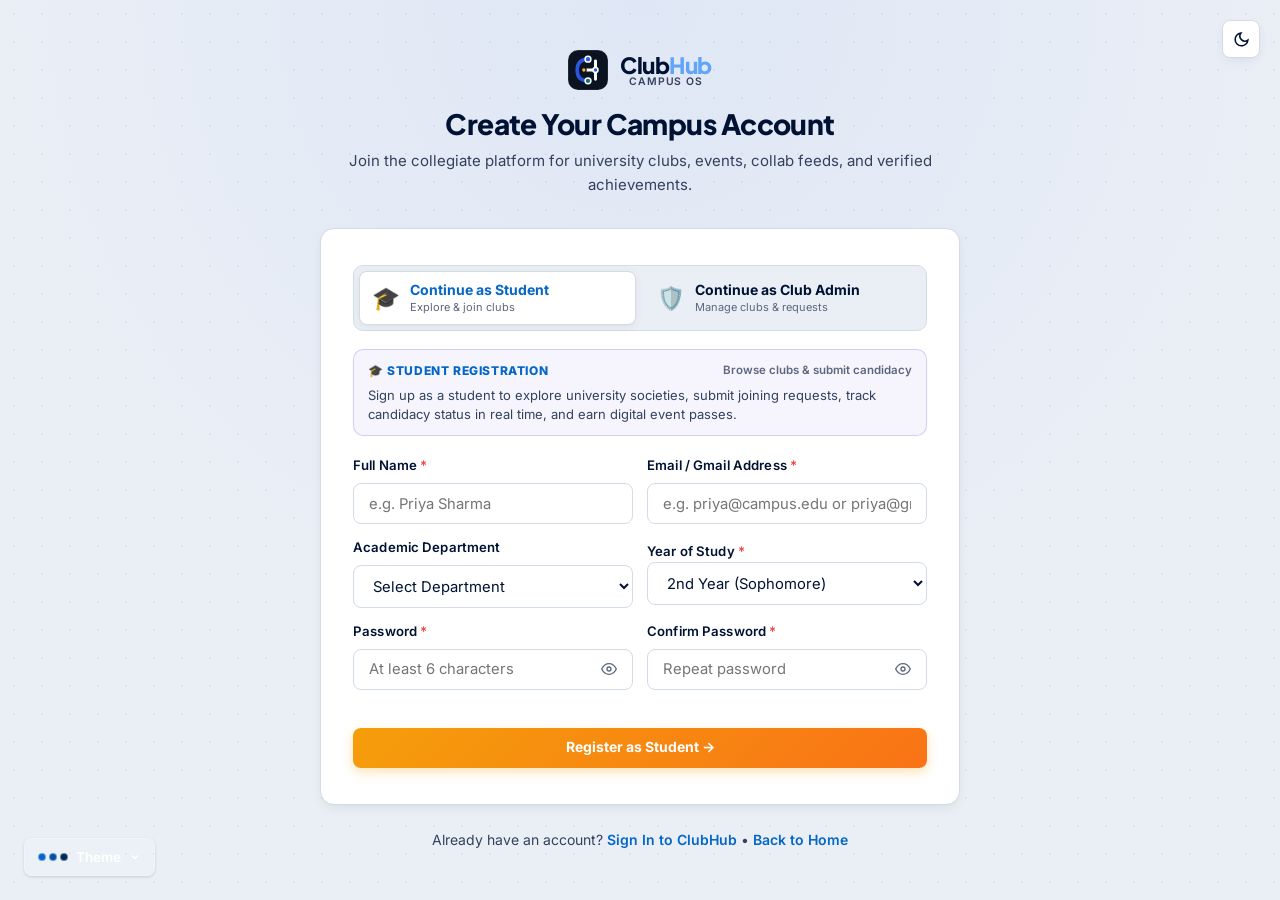
<file: register.html>
<!DOCTYPE html>
<html lang="en">
<head>
  <meta charset="UTF-8">
  <meta name="viewport" content="width=device-width, initial-scale=1.0">
  <title>Account Registration | ClubHub — Smart Campus OS</title>
  <meta name="description" content="Register your verified collegiate profile on ClubHub as a Student or Club Admin to explore societies, manage clubs, and attend events.">

  <!-- Anti-Flicker Theme & Palette Init -->
  <script>
    (function() {
      var savedTheme = localStorage.getItem("clubhub_theme_mode_v2") || "light";
      var savedPalette = localStorage.getItem("clubhub_active_palette") || "indigo-steel";
      document.documentElement.setAttribute("data-theme", savedTheme);
      document.documentElement.setAttribute("data-palette", savedPalette);
    })();
  </script>

  <!-- Google Fonts: Plus Jakarta Sans & Inter -->
  <link rel="preconnect" href="https://fonts.googleapis.com">
  <link rel="preconnect" href="https://fonts.gstatic.com" crossorigin>
  <link href="https://fonts.googleapis.com/css2?family=Inter:wght@400;500;600;700&family=Plus+Jakarta+Sans:wght@500;600;700;800&display=swap" rel="stylesheet">

  <!-- CSS Stylesheets -->
  <link rel="stylesheet" href="css/style.css">
  <link rel="stylesheet" href="css/palette.css">
  <link rel="stylesheet" href="css/components.css">
  <link rel="stylesheet" href="css/auth.css">
</head>
<body class="auth-page">

  <div class="auth-container register-container">
    
    <!-- BRAND & HEADER -->
    <div class="auth-header">
      <a href="index.html" class="nav-brand auth-brand" aria-label="Return to ClubHub Home">
        <span class="brand-name">Club<span>Hub</span></span>
      </a>
      <h1 class="auth-title">Create Your Campus Account</h1>
      <p class="auth-subtitle">Join the collegiate platform for university clubs, events, collab feeds, and verified achievements.</p>
    </div>

    <!-- AUTH CARD -->
    <div class="auth-card">
      <div id="auth-alert" class="auth-alert" role="alert"></div>

      <!-- ROLE SELECTOR TABS: STUDENT vs CLUB ADMIN -->
      <div class="auth-role-tabs" role="tablist" aria-label="Choose Registration Role">
        <button 
          type="button" 
          id="reg-role-tab-student" 
          class="auth-role-tab active" 
          role="tab" 
          aria-selected="true" 
          data-role="student"
        >
          <span class="role-tab-badge">🎓</span>
          <div class="role-tab-meta">
            <span class="role-tab-name">Continue as Student</span>
            <span class="role-tab-hint">Explore &amp; join clubs</span>
          </div>
        </button>

        <button 
          type="button" 
          id="reg-role-tab-admin" 
          class="auth-role-tab" 
          role="tab" 
          aria-selected="false" 
          data-role="admin"
        >
          <span class="role-tab-badge">🛡️</span>
          <div class="role-tab-meta">
            <span class="role-tab-name">Continue as Club Admin</span>
            <span class="role-tab-hint">Manage clubs &amp; requests</span>
          </div>
        </button>
      </div>

      <!-- DYNAMIC ROLE BANNER -->
      <div id="reg-role-info-banner" class="role-info-banner student-mode" style="margin-bottom: 20px;">
        <div class="role-info-header">
          <span id="reg-role-info-tag" class="role-info-tag">🎓 Student Registration</span>
          <span id="reg-role-info-note" class="role-info-note">Browse clubs &amp; submit candidacy</span>
        </div>
        <p id="reg-role-info-desc" class="role-info-desc">
          Sign up as a student to explore university societies, submit joining requests, track candidacy status in real time, and earn digital event passes.
        </p>
      </div>

      <form id="register-form">
        <!-- Hidden input for selected registration role: "student" or "coordinator" -->
        <input type="hidden" id="reg-role" name="role" value="student">

        <div class="form-row">
          <div class="form-group" style="margin-bottom: 14px;">
            <label for="reg-name" class="form-label">Full Name <span class="required">*</span></label>
            <input 
              type="text" 
              id="reg-name" 
              class="form-input" 
              placeholder="e.g. Priya Sharma" 
              required 
              autocomplete="name"
            >
          </div>

          <div class="form-group" style="margin-bottom: 14px;">
            <label for="reg-email" class="form-label">Email / Gmail Address <span class="required">*</span></label>
            <input 
              type="email" 
              id="reg-email" 
              class="form-input" 
              placeholder="e.g. priya@campus.edu or priya@gmail.com" 
              required 
              autocomplete="email"
            >
          </div>
        </div>

        <div class="form-row">
          <div class="form-group" style="margin-bottom: 14px;">
            <label for="reg-branch" class="form-label" id="reg-branch-label">Academic Department <span class="required">*</span></label>
            <select id="reg-branch" class="form-select" required>
              <option value="" disabled selected>Select Department</option>
              <option value="Computer Science & Engineering">Computer Science & Engineering</option>
              <option value="Information Technology">Information Technology</option>
              <option value="Electronics & Communication">Electronics & Communication</option>
              <option value="Electrical Engineering">Electrical Engineering</option>
              <option value="Mechanical Engineering">Mechanical Engineering</option>
              <option value="Civil Engineering">Civil Engineering</option>
              <option value="Collegiate Club Council">Collegiate Club Council / Executive Cell</option>
            </select>
          </div>

          <!-- Student-specific field: Year of Study -->
          <div class="form-group" id="reg-year-group" style="margin-bottom: 14px;">
            <label for="reg-year" class="form-label">Year of Study <span class="required">*</span></label>
            <select id="reg-year" class="form-select" required>
              <option value="1">1st Year (Freshman)</option>
              <option value="2" selected>2nd Year (Sophomore)</option>
              <option value="3">3rd Year (Junior)</option>
              <option value="4">4th Year (Senior)</option>
            </select>
          </div>

          <!-- Club Admin-specific field: Leadership Designation (Hidden by default, shown when Admin is selected) -->
          <div class="form-group" id="reg-designation-group" style="margin-bottom: 14px; display: none;">
            <label for="reg-designation" class="form-label">Club Admin Designation <span class="required">*</span></label>
            <select id="reg-designation" class="form-select">
              <option value="Lead Coordinator" selected>Lead Club Coordinator</option>
              <option value="Club President">Club President / Chairperson</option>
              <option value="Technical Lead">Technical / Workshop Lead</option>
              <option value="Secretary">General Secretary</option>
              <option value="Faculty Advisor">Faculty Advisor</option>
            </select>
          </div>
        </div>

        <div class="form-row">
          <div class="form-group" style="margin-bottom: 14px;">
            <label for="reg-password" class="form-label">Password <span class="required">*</span></label>
            <div class="password-input-wrapper">
              <input 
                type="password" 
                id="reg-password" 
                class="form-input" 
                placeholder="At least 6 characters" 
                required 
                autocomplete="new-password"
                minlength="6"
              >
              <button type="button" class="toggle-password-btn" data-target="reg-password" aria-label="Toggle password visibility">
                <svg viewBox="0 0 24 24" width="16" height="16" fill="none" stroke="currentColor" stroke-width="2"><path d="M1 12s4-8 11-8 11 8 11 8-4 8-11 8-11-8-11-8z"/><circle cx="12" cy="12" r="3"/></svg>
              </button>
            </div>
          </div>

          <div class="form-group" style="margin-bottom: 14px;">
            <label for="reg-confirm-password" class="form-label">Confirm Password <span class="required">*</span></label>
            <div class="password-input-wrapper">
              <input 
                type="password" 
                id="reg-confirm-password" 
                class="form-input" 
                placeholder="Repeat password" 
                required 
                autocomplete="new-password"
                minlength="6"
              >
              <button type="button" class="toggle-password-btn" data-target="reg-confirm-password" aria-label="Toggle password visibility">
                <svg viewBox="0 0 24 24" width="16" height="16" fill="none" stroke="currentColor" stroke-width="2"><path d="M1 12s4-8 11-8 11 8 11 8-4 8-11 8-11-8-11-8z"/><circle cx="12" cy="12" r="3"/></svg>
              </button>
            </div>
          </div>
        </div>

        <button type="submit" id="reg-submit-btn" class="btn btn-cta auth-submit-btn" style="width: 100%; margin-top: 1.5rem;">
          Register as Student →
        </button>
      </form>
    </div>

    <!-- FOOTER LINK -->
    <div class="auth-footer">
      Already have an account? <a href="login.html" class="auth-link">Sign In to ClubHub</a> &bull; <a href="index.html" class="auth-link">Back to Home</a>
    </div>

  </div>

  <!-- Scripts -->
  <script src="js/icons.js?v=2.5"></script>
  <script src="js/states.js?v=2.5"></script>
  <script src="js/brand.js?v=2.5"></script>
  <script src="js/data.js?v=2.5"></script>
  <script src="js/api.js?v=2.5"></script>
  <script src="js/storage.js?v=2.5"></script>
  <script src="js/palette.js?v=2.5"></script>
  <script src="js/common.js?v=2.5"></script>
  <script src="js/auth.js?v=2.5"></script>
</body>
</html>
</file>
<file: css/style.css>
/* css/style.css - ClubHub Campus Operating System Design System */

@import url('https://fonts.googleapis.com/css2?family=Inter:wght@400;500;600;700&family=Plus+Jakarta+Sans:wght@500;600;700;800&family=Space+Grotesk:wght@600;700;800&family=Outfit:wght@700;800;900&display=swap');

:root {
  /* ============================================================
     OFFICIAL BRAND PALETTE — Electric Cobalt & Midnight Navy
     ============================================================ */
  --primary: #2F5BE7;           /* Electric Cobalt */
  --primary-color: var(--primary);
  --primary-hover: #2548C7;
  --primary-light: rgba(47, 91, 231, 0.08);
  --primary-border: rgba(47, 91, 231, 0.22);
  --primary-glow: rgba(47, 91, 231, 0.25);

  --navy: #0B1220;              /* Midnight Navy */
  --navy-surface: #111A2E;
  --navy-hover: #17223B;

  /* Secondary Brand Accents */
  --teal: #0F766E;              /* Deep Teal */
  --teal-light: rgba(15, 118, 110, 0.1);
  --teal-border: rgba(15, 118, 110, 0.25);

  --amber: #F4B544;             /* Warm Amber */
  --amber-light: rgba(244, 181, 68, 0.15);
  --amber-border: rgba(244, 181, 68, 0.35);

  /* Background Palette */
  --bg-page: #F6F8FC;          /* Clean Campus Slate */
  --bg-card: #FFFFFF;          /* Pure White Card */
  --bg-surface: #EEF2F8;       /* Subtle Cool Surface */
  --bg-surface-hover: #E3E9F3;

  /* Typography Palette */
  --text-main: #0B1220;         /* Midnight Navy Primary */
  --text-primary: var(--text-main);
  --text-secondary: #53627A;    /* Slate Secondary */
  --text-muted: #718096;        /* Muted Text */
  --text-light: #94A3B8;
  --text-inverse: #FFFFFF;

  /* Borders & Dividers */
  --border: #E4E9F1;           /* Standard Border */
  --border-color: var(--border);
  --border-strong: #CBD5E1;    /* Strong Border */
  --border-focus: #2F5BE7;

  /* Semantic Action Palette */
  --success: #15803D;
  --success-hover: #166534;
  --success-bg: #F0FDF4;
  --success-border: #BBF7D0;

  --warning: #B45309;
  --warning-hover: #92400E;
  --warning-bg: #FFFBEB;
  --warning-border: #FDE68A;

  --danger: #B91C1C;
  --danger-hover: #991B1B;
  --danger-bg: #FEF2F2;
  --danger-border: #FECACA;

  --info: #2563EB;
  --info-hover: #1D4ED8;
  --info-bg: #EFF6FF;
  --info-border: #BFDBFE;

  /* Header & Footer Custom Properties */
  --header-bg: #0B1220;
  --header-border: #1E293B;
  --header-text: #FFFFFF;
  --header-nav-link: rgba(255, 255, 255, 0.85);
  --header-nav-link-hover: #FFFFFF;
  --footer-bg: #0B1220;
  --footer-border: #1E293B;

  /* Typography Fonts */
  --font-heading: 'Plus Jakarta Sans', -apple-system, BlinkMacSystemFont, "Segoe UI", Roboto, sans-serif;
  --font-body: 'Inter', -apple-system, BlinkMacSystemFont, "Segoe UI", Roboto, sans-serif;

  /* Elevation Shadows */
  --shadow-xs: 0 1px 2px 0 rgba(11, 18, 32, 0.04);
  --shadow-sm: 0 1px 3px 0 rgba(11, 18, 32, 0.06), 0 1px 2px -1px rgba(11, 18, 32, 0.04);
  --shadow-md: 0 4px 12px -1px rgba(11, 18, 32, 0.06), 0 2px 4px -2px rgba(11, 18, 32, 0.03);
  --shadow-lg: 0 10px 24px -3px rgba(11, 18, 32, 0.08), 0 4px 6px -4px rgba(11, 18, 32, 0.03);
  --shadow-xl: 0 20px 28px -5px rgba(11, 18, 32, 0.1), 0 8px 10px -6px rgba(11, 18, 32, 0.04);
  --shadow-card-hover: 0 12px 32px -4px rgba(47, 91, 231, 0.15), 0 4px 8px -2px rgba(11, 18, 32, 0.06);

  /* Geometry */
  --radius-xs: 4px;
  --radius-sm: 6px;
  --radius-btn: 8px;
  --radius-md: 10px;
  --radius-card: 14px;
  --radius-lg: 16px;
  --radius-full: 9999px;

  /* Layout Constraints */
  --container-max: 1200px;
  --navbar-height: 72px;

  /* Transitions */
  --transition-fast: 160ms cubic-bezier(0.4, 0, 0.2, 1);
  --transition-normal: 220ms cubic-bezier(0.4, 0, 0.2, 1);
}

/* ============================================================
   DARK THEME (Humanized Modern Collegiate Mode)
   ============================================================ */
[data-theme="dark"] {
  --primary: #6366F1;
  --primary-color: var(--primary);
  --primary-hover: #818CF8;
  --primary-light: rgba(99, 102, 241, 0.15);
  --primary-border: rgba(99, 102, 241, 0.4);

  --bg-page: #0B0F17;
  --bg-card: #131B2A;
  --bg-surface: #1A2336;
  --bg-surface-hover: #222E46;

  --text-main: #F1F5F9;
  --text-primary: var(--text-main);
  --text-secondary: #94A3B8;
  --text-muted: #64748B;
  --text-light: #475569;
  --text-inverse: #0B0F17;

  --border: rgba(255, 255, 255, 0.08);
  --border-color: var(--border);
  --border-strong: rgba(255, 255, 255, 0.16);
  --border-focus: #6366F1;

  --header-bg: rgba(11, 15, 23, 0.88);
  --header-border: rgba(255, 255, 255, 0.08);
  --footer-bg: #080C14;
  --footer-border: rgba(255, 255, 255, 0.08);

  --success: #34D399;
  --success-bg: rgba(16, 185, 129, 0.12);
  --success-border: rgba(16, 185, 129, 0.28);
  --warning: #FBBF24;
  --warning-bg: rgba(245, 158, 11, 0.12);
  --warning-border: rgba(245, 158, 11, 0.28);
  --danger: #F87171;
  --danger-bg: rgba(239, 68, 68, 0.12);
  --danger-border: rgba(239, 68, 68, 0.28);

  --shadow-xs: 0 1px 2px 0 rgba(0, 0, 0, 0.4);
  --shadow-sm: 0 1px 3px 0 rgba(0, 0, 0, 0.45);
  --shadow-md: 0 4px 10px 0 rgba(0, 0, 0, 0.5);
  --shadow-lg: 0 10px 20px 0 rgba(0, 0, 0, 0.55);
  --shadow-card-hover: 0 12px 28px -4px rgba(0, 0, 0, 0.65), 0 0 0 1px rgba(255, 255, 255, 0.08);
}

/* ============================================================
   BASE RESET & TYPOGRAPHY
   ============================================================ */
*, *::before, *::after {
  box-sizing: border-box;
  margin: 0;
  padding: 0;
}

html {
  font-family: var(--font-body);
  font-size: 16px;
  line-height: 1.5;
  color: var(--text-main);
  background-color: var(--bg-page);
  scroll-behavior: smooth;
  scroll-padding-top: var(--navbar-height);
  -webkit-font-smoothing: antialiased;
  transition: background-color 220ms ease, color 220ms ease;
}

body {
  min-height: 100vh;
  display: flex;
  flex-direction: column;
  background-color: var(--bg-page);
  color: var(--text-main);
}

img {
  max-width: 100%;
  height: auto;
  display: block;
}

a {
  color: inherit;
  text-decoration: none;
  transition: color var(--transition-fast);
}

button, input, select, textarea {
  font-family: var(--font-body);
  color: inherit;
}

button {
  cursor: pointer;
  border: none;
  background: none;
}

/* Screen reader only utility - visually hidden but accessible */
.sr-only {
  position: absolute !important;
  width: 1px !important;
  height: 1px !important;
  padding: 0 !important;
  margin: -1px !important;
  overflow: hidden !important;
  clip: rect(0, 0, 0, 0) !important;
  white-space: nowrap !important;
  border: 0 !important;
}

/* Base Accessibility Focus Outline */
:focus-visible {
  outline: 2px solid var(--primary);
  outline-offset: 2px;
}

/* Container Constraint: Exactly 1200px */
.container {
  width: 100%;
  max-width: var(--container-max);
  margin-left: auto;
  margin-right: auto;
  padding-left: 1.5rem;
  padding-right: 1.5rem;
}

.main-content {
  flex: 1;
  padding-bottom: 4.5rem;
}

/* Typography Hierarchy: Editorial Playfair Display Headings */
h1, h2, h3, h4, h5, h6 {
  font-family: var(--font-heading);
  color: var(--text-main);
  font-weight: 700;
  line-height: 1.25;
  letter-spacing: -0.015em;
}

.hero-heading {
  font-size: clamp(2.5rem, 4.5vw, 3.75rem); /* 48px to 60px */
  font-weight: 800;
  line-height: 1.15;
  letter-spacing: -0.025em;
}

.section-title {
  font-size: clamp(1.85rem, 3.2vw, 2.35rem); /* 30px to 38px */
  font-weight: 700;
  letter-spacing: -0.02em;
  margin-bottom: 0.5rem;
}

.card-title {
  font-size: 1.25rem; /* ~20px */
  font-weight: 700;
  line-height: 1.35;
}

.section-header {
  margin-bottom: 2.75rem;
}

.section-header.text-center {
  text-align: center;
}

.section-subtitle {
  color: var(--text-secondary);
  font-size: 1.05rem;
  max-width: 660px;
  line-height: 1.65;
}

.section-header.text-center .section-subtitle {
  margin-left: auto;
  margin-right: auto;
}

/* Gold Editorial Flourish / Underline */
.gold-underline {
  position: relative;
  display: inline-block;
}

.gold-underline::after {
  content: "";
  position: absolute;
  left: 0;
  bottom: -4px;
  width: 100%;
  height: 3px;
  background: linear-gradient(90deg, var(--gold) 0%, var(--champagne) 100%);
  border-radius: var(--radius-full);
}

/* ============================================================
   NAVBAR — Dynamic Theme-Adaptive Header
   ============================================================ */
.navbar {
  position: sticky;
  top: 0;
  left: 0;
  right: 0;
  height: var(--navbar-height);
  background: var(--header-bg, #1E3A8A);
  border-bottom: 2px solid var(--header-border, var(--primary));
  z-index: 1000;
  display: flex;
  align-items: center;
  box-shadow: 0 2px 14px rgba(0, 0, 0, 0.2);
  transition: all var(--transition-fast);
}

.nav-container {
  width: 100%;
  max-width: var(--container-max);
  margin-left: auto;
  margin-right: auto;
  padding-left: 1.5rem;
  padding-right: 1.5rem;
  display: flex;
  align-items: center;
  justify-content: space-between;
  gap: 1.5rem;
}

.brand-logo, .nav-brand {
  display: flex;
  align-items: center;
  gap: 0.75rem;
  font-family: var(--font-heading);
  text-decoration: none;
  flex-shrink: 0;
}

.brand-icon-wrap {
  display: flex;
  align-items: center;
  justify-content: center;
  flex-shrink: 0;
}

.brand-text {
  display: flex;
  flex-direction: column;
  line-height: 1.1;
}

.brand-title {
  font-family: 'Plus Jakarta Sans', sans-serif;
  font-size: 1.25rem;
  font-weight: 800;
  color: var(--header-text, #FFFFFF);
  letter-spacing: -0.02em;
}

.brand-accent {
  color: #60A5FA;
}

.brand-sub {
  display: block;
  font-family: var(--font-body);
  font-size: 0.65rem;
  font-weight: 600;
  text-transform: uppercase;
  letter-spacing: 0.08em;
  color: var(--header-nav-link, rgba(255, 255, 255, 0.75));
  margin-top: -1px;
}

.nav-links {
  display: flex;
  align-items: center;
  gap: 2.25rem;
  list-style: none;
}

.nav-link {
  font-size: 0.925rem;
  font-weight: 500;
  color: var(--header-nav-link, rgba(255, 255, 255, 0.82));
  padding: 0.5rem 0.25rem;
  position: relative;
  display: inline-flex;
  align-items: center;
  gap: 0.45rem;
  transition: color var(--transition-fast);
  text-decoration: none;
}

.nav-link:hover {
  color: var(--header-nav-link-hover, #FFFFFF);
}

.nav-link.active {
  color: var(--header-nav-link-hover, #FFFFFF);
  font-weight: 600;
}

.nav-link.active::after {
  content: "";
  position: absolute;
  bottom: -4px;
  left: 0;
  right: 0;
  height: 2.5px;
  background-color: var(--header-border, var(--primary));
  border-radius: var(--radius-full);
}

.nav-counter {
  background-color: var(--header-border, var(--primary));
  color: #FFFFFF;
  font-size: 0.725rem;
  font-weight: 700;
  padding: 0.1rem 0.45rem;
  border-radius: var(--radius-full);
  line-height: 1;
}

.nav-actions {
  display: flex;
  align-items: center;
  gap: 0.9rem; /* Clean, well-spaced header items */
  flex-shrink: 0;
}

/* Header Action Buttons & Auth System */
.nav-actions .btn {
  height: 38px;
  font-size: 0.85rem;
  font-weight: 600;
  padding: 0 14px;
  display: inline-flex;
  align-items: center;
  justify-content: center;
  gap: 6px;
  border-radius: var(--radius-btn);
  transition: all var(--transition-fast);
}

.nav-actions .btn-primary {
  background: var(--header-border, var(--primary));
  border-color: var(--header-border, var(--primary));
  color: #FFFFFF !important;
  box-shadow: 0 2px 6px rgba(0, 0, 0, 0.2);
}

.nav-actions .btn-primary:hover {
  filter: brightness(1.15);
  transform: translateY(-1px);
}

.nav-actions .btn-outline {
  background: rgba(255, 255, 255, 0.12);
  border: 1px solid rgba(255, 255, 255, 0.28);
  color: var(--header-text, #FFFFFF) !important;
}

.nav-actions .btn-outline:hover {
  background: rgba(255, 255, 255, 0.22);
  border-color: rgba(255, 255, 255, 0.45);
  color: #FFFFFF !important;
  transform: translateY(-1px);
}

.nav-actions #nav-auth-box {
  display: flex;
  align-items: center;
}

.nav-auth-buttons,
.nav-actions #nav-auth-box > div {
  display: flex;
  align-items: center;
  gap: 0.65rem; /* Space between Log In and Register */
}

/* Navbar Student Profile Pill */
.nav-user-pill {
  display: inline-flex;
  align-items: center;
  gap: 0.65rem;
  height: 38px;
  background: rgba(255, 255, 255, 0.12);
  border: 1px solid rgba(255, 255, 255, 0.24);
  padding: 0 8px 0 6px;
  border-radius: var(--radius-btn);
}

.nav-user-profile {
  display: inline-flex;
  align-items: center;
  gap: 0.45rem;
  padding-right: 0.35rem;
  text-decoration: none;
}

.nav-user-name {
  color: var(--header-text, #FFFFFF) !important;
  font-size: 0.825rem;
  font-weight: 600;
}

.nav-user-avatar {
  width: 28px;
  height: 28px;
  border-radius: var(--radius-full);
  background: var(--header-border, var(--primary));
  color: #FFFFFF;
  font-size: 0.75rem;
  font-weight: 700;
  display: inline-flex;
  align-items: center;
  justify-content: center;
  border: 1px solid rgba(255, 255, 255, 0.3);
}

.nav-logout-btn {
  width: 26px;
  height: 26px;
  border-radius: var(--radius-full);
  display: inline-flex;
  align-items: center;
  justify-content: center;
  color: var(--header-nav-link, rgba(255, 255, 255, 0.8));
  background: transparent;
  border: none;
  cursor: pointer;
  transition: all var(--transition-fast);
}

.nav-logout-btn:hover {
  background: rgba(239, 68, 68, 0.25);
  color: #FFFFFF;
}

.nav-logout-btn svg {
  width: 14px;
  height: 14px;
  stroke: currentColor;
  display: block;
}

/* Mobile Toggle Hamburger */
.mobile-nav-toggle {
  display: none;
  width: 38px;
  height: 38px;
  border-radius: var(--radius-btn);
  align-items: center;
  justify-content: center;
  color: var(--header-text, #FFFFFF);
  background: rgba(255, 255, 255, 0.12);
  border: 1px solid rgba(255, 255, 255, 0.24);
  cursor: pointer;
  transition: all var(--transition-fast);
}

.mobile-nav-toggle:hover {
  background: rgba(255, 255, 255, 0.22);
}

.mobile-nav-toggle svg {
  width: 20px;
  height: 20px;
  stroke: currentColor;
  display: block;
  margin: auto;
}

/* Theme Toggle Button */
.theme-toggle-btn {
  width: 38px;
  height: 38px;
  border-radius: var(--radius-btn);
  display: inline-flex;
  align-items: center;
  justify-content: center;
  background: rgba(255, 255, 255, 0.12);
  border: 1px solid rgba(255, 255, 255, 0.24);
  color: var(--header-text, #FFFFFF);
  cursor: pointer;
  transition: all var(--transition-fast);
  flex-shrink: 0;
  box-shadow: 0 1px 3px rgba(0, 0, 0, 0.15);
}

.theme-toggle-btn:hover {
  background: rgba(255, 255, 255, 0.22);
  border-color: rgba(255, 255, 255, 0.45);
  color: #FFFFFF;
  transform: translateY(-1px);
}

.theme-toggle-btn svg {
  width: 17px;
  height: 17px;
  stroke: currentColor;
  display: block;
  margin: auto;
}

.theme-toggle-btn .sun-icon  { display: none; }
.theme-toggle-btn .moon-icon { display: block; }

[data-theme="dark"] .theme-toggle-btn .sun-icon  { display: block; }
[data-theme="dark"] .theme-toggle-btn .moon-icon { display: none; }

.theme-toggle-floating {
  position: fixed;
  top: 1.25rem;
  right: 1.25rem;
  z-index: 1000;
  box-shadow: var(--shadow-md);
  background: var(--bg-card);
  border: 1px solid var(--border);
  color: var(--text-main);
}

/* ============================================================
   FOOTER — Dynamic Theme-Adaptive Footer
   ============================================================ */
.footer {
  background-color: var(--footer-bg, #0F172A);
  border-top: 2px solid var(--footer-border, var(--primary));
  color: var(--footer-text, #F8FAFC);
  padding: 4.5rem 0 2rem;
  margin-top: auto;
  transition: all var(--transition-fast);
}

.footer-grid {
  display: grid;
  grid-template-columns: 2fr 1fr 1fr 1.3fr;
  gap: 2.5rem;
  margin-bottom: 2.75rem;
}

.footer-brand .brand-logo {
  color: var(--footer-text, #F8FAFC);
}

.footer-brand p {
  color: var(--footer-muted, #94A3B8);
  font-size: 0.925rem;
  margin-top: 0.95rem;
  line-height: 1.65;
  max-width: 340px;
}

.footer-heading {
  font-family: var(--font-heading);
  font-size: 1rem;
  font-weight: 700;
  color: var(--footer-border, var(--primary));
  letter-spacing: 0.05em;
  margin-bottom: 1.25rem;
}

.footer-links {
  list-style: none;
  display: flex;
  flex-direction: column;
  gap: 0.75rem;
}

.footer-links a {
  color: var(--footer-muted, #94A3B8);
  font-size: 0.925rem;
  text-decoration: none;
  transition: color var(--transition-fast);
}

.footer-links a:hover {
  color: var(--footer-text, #FFFFFF);
  text-decoration: underline;
}

.footer-pill {
  display: inline-flex;
  align-items: center;
  gap: 0.4rem;
  padding: 0.35rem 0.85rem;
  background: rgba(255, 255, 255, 0.08);
  border: 1px solid var(--footer-border, rgba(255, 255, 255, 0.2));
  border-radius: var(--radius-sm);
  font-size: 0.825rem;
  color: var(--footer-text, #F8FAFC);
  margin-top: 0.85rem;
}

.footer-bottom {
  padding-top: 1.85rem;
  border-top: 1px solid rgba(255, 255, 255, 0.12);
  display: flex;
  align-items: center;
  justify-content: space-between;
  font-size: 0.875rem;
  color: var(--footer-muted, #94A3B8);
}

.footer-bottom a {
  color: var(--footer-muted, #94A3B8);
  text-decoration: none;
  transition: color var(--transition-fast);
}

.footer-bottom a:hover {
  color: var(--footer-text, #FFFFFF);
}

/* Responsive adjustments */
@media (max-width: 868px) {
  .mobile-nav-toggle {
    display: inline-flex;
  }

  .nav-links {
    position: absolute;
    top: var(--navbar-height);
    left: 0;
    right: 0;
    background: var(--header-bg, #1E3A8A);
    border-bottom: 2px solid var(--header-border, var(--primary));
    flex-direction: column;
    align-items: stretch;
    padding: 1.25rem 1.5rem;
    gap: 0.75rem;
    display: none;
    box-shadow: var(--shadow-xl);
  }

  .nav-links.open {
    display: flex;
  }

  .nav-link {
    padding: 0.65rem 0;
    font-size: 1rem;
    border-bottom: 1px solid rgba(255, 255, 255, 0.1);
  }

  .nav-link.active::after {
    display: none;
  }

  .footer-grid {
    grid-template-columns: 1fr 1fr;
    gap: 2rem;
  }
}

@media (max-width: 540px) {
  .footer-grid {
    grid-template-columns: 1fr;
  }

  .footer-bottom {
    flex-direction: column;
    gap: 0.5rem;
    text-align: center;
  }
}

/* ============================================================
   GLOBAL THEME-ADAPTIVE ICONS & BUTTON ALIGNMENT ENGINE
   ============================================================ */

/* 1. Universal Button & Icon Alignment */
.btn,
button.btn,
a.btn {
  display: inline-flex !important;
  align-items: center !important;
  justify-content: center !important;
  gap: 0.55rem;
  line-height: 1.2;
  text-align: center;
  vertical-align: middle;
}

.btn svg,
button.btn svg,
a.btn svg {
  display: inline-block;
  vertical-align: middle;
  flex-shrink: 0;
  stroke: currentColor;
}

/* 2. Theme Icon Colors - Every theme's icons dynamically adopt var(--primary) & var(--primary-light) */
.brand-icon {
  background: var(--header-border, var(--primary));
  border-color: var(--header-border, var(--primary));
  color: #FFFFFF;
}

/* Stat & Metric icon boxes across all pages */
.stat-icon-box,
.stat-icon-wrapper:not(.green):not(.amber) {
  background: var(--primary-light) !important;
  border: 1px solid var(--primary-border) !important;
  color: var(--primary) !important;
}

.stat-icon-box svg,
.stat-icon-wrapper svg {
  stroke: currentColor;
}

/* Category cards on home page */
.category-icon-box {
  background-color: var(--primary-light) !important;
  border: 1px solid var(--primary-border) !important;
  color: var(--primary) !important;
}

.category-icon-box svg {
  stroke: currentColor;
}

.category-card:hover .category-icon-box {
  background-color: var(--primary) !important;
  color: #FFFFFF !important;
  border-color: var(--primary) !important;
}

/* Feature suite cards on home / landing page */
.feature-suite-icon {
  background: var(--primary-light) !important;
  border: 1px solid var(--primary-border) !important;
  color: var(--primary) !important;
  display: inline-flex;
  align-items: center;
  justify-content: center;
}

.feature-suite-icon svg {
  stroke: currentColor;
  display: block;
}

.feature-suite-link svg {
  stroke: currentColor;
  margin-left: 2px;
}

/* Search bar icons across all pages */
.search-icon,
.search-input-icon,
.events-search-icon,
.mkt-search-icon,
.rec-search-icon,
.admin-search-box svg {
  color: var(--primary) !important;
  stroke: currentColor;
  opacity: 0.85;
  transition: opacity var(--transition-fast), color var(--transition-fast);
}

.search-box:focus-within .search-icon,
.search-input-box:focus-within .search-input-icon,
.events-search-box:focus-within .events-search-icon,
.mkt-search-box:focus-within .mkt-search-icon,
.rec-search-box:focus-within .rec-search-icon,
.admin-search-box:focus-within svg {
  opacity: 1;
}

/* Metadata row icons across all cards (Events, Clubs, Details) */
.event-detail-item svg,
.job-meta-row svg,
.club-meta-item svg,
.event-venue-row svg,
.widget-list-item svg,
.app-notes-box svg,
.domain-pill-card svg {
  color: var(--primary) !important;
  stroke: currentColor;
  flex-shrink: 0;
  display: inline-block;
  vertical-align: middle;
}

.event-prize-tag svg {
  color: var(--gold, var(--primary)) !important;
  stroke: currentColor;
}

/* Social and interaction icons */
.club-social-link {
  background: var(--bg-card);
  border: 1px solid var(--border);
  color: var(--primary) !important;
  display: inline-flex;
  align-items: center;
  justify-content: center;
}

.club-social-link:hover {
  background: var(--primary) !important;
  color: #FFFFFF !important;
  border-color: var(--primary) !important;
}

.club-social-link svg {
  stroke: currentColor;
}

.club-card-bookmark-btn {
  color: var(--primary) !important;
}

.club-card-bookmark-btn.saved svg {
  fill: var(--primary) !important;
  stroke: var(--primary) !important;
}

.post-action-btn svg {
  color: var(--primary) !important;
  stroke: currentColor;
}

.post-action-btn.active {
  background: var(--primary-light) !important;
  color: var(--primary) !important;
  border-color: var(--primary-border) !important;
}

/* Empty states */
.empty-state-icon {
  background: var(--primary-light) !important;
  border: 1px solid var(--primary-border) !important;
  color: var(--primary) !important;
  display: flex;
  align-items: center;
  justify-content: center;
}

.empty-state-icon svg,
.empty-state svg {
  color: var(--primary) !important;
  stroke: currentColor;
}

/* Verification badges & QR passes */
.pass-qr-sim svg,
.badge-credential svg,
.badge-verified svg {
  color: var(--primary) !important;
  stroke: currentColor;
}

/* Active chips and bookmarks click-state protection */
.category-chip.active,
.events-chip.active,
.mkt-chip.active,
.net-chip.active {
  background: var(--primary) !important;
  border-color: var(--primary) !important;
  color: #FFFFFF !important;
}

.category-chip.active svg,
.events-chip.active svg,
.mkt-chip.active svg,
.net-chip.active svg {
  stroke: #FFFFFF !important;
  color: #FFFFFF !important;
}

.bookmark-btn.saved,
.club-card-bookmark-btn.saved {
  background: var(--primary) !important;
  border-color: var(--primary) !important;
  color: #FFFFFF !important;
}

.bookmark-btn.saved svg,
.club-card-bookmark-btn.saved svg {
  fill: #FFFFFF !important;
  stroke: #FFFFFF !important;
  color: #FFFFFF !important;
}

.social-link-icon:active,
.social-link-icon:focus {
  color: var(--primary) !important;
  background: var(--primary-light) !important;
}

.social-link-icon:active svg,
.social-link-icon:focus svg {
  stroke: var(--primary) !important;
  color: var(--primary) !important;
}
</file>
<file: css/palette.css>
/* css/palette.css - Live Color Palettes & Palette Switcher UI */

/* ============================================================
   INDIGO STEEL SPECTRUM (DEFAULT CAMPUS THEME)
   ============================================================ */
:root,
:root[data-palette="indigo-steel"],
:root[data-palette="default"] {
  --primary: #4F46E5;
  --primary-hover: #4338CA;
  --primary-light: rgba(79, 70, 229, 0.12);
  --primary-border: #818CF8;

  --deep-indigo: #1E1B4B;
  --maroon: #4F46E5;
  --maroon-dark: #1E1B4B;
  --maroon-hover: #4338CA;

  --bg-page: #F8FAFC;
  --bg-card: #FFFFFF;
  --bg-surface: #F1F5F9;
  --bg-surface-hover: #E2E8F0;

  --text-main: #0F172A;
  --text-secondary: #64748B;
  --text-muted: #64748B;
  --steel-text: #64748B;

  --border: #E2E8F0;
  --border-focus: #4F46E5;

  /* Warm accent (Main CTAs: Join Club, Register, Approve) */
  --warm-accent: #F59E0B;
  --warm-accent-hover: #D97706;
  --coral-accent: #F97316;

  /* Status Colors */
  --status-member: #10B981;
  --status-pending: #F59E0B;
  --status-rejected: #EF4444;

  --success: #10B981;
  --warning: #F59E0B;
  --danger: #EF4444;

  /* Header & Footer */
  --header-bg: #1E1B4B;
  --header-border: rgba(255, 255, 255, 0.12);
  --header-text: #FFFFFF;
  --header-nav-link: #CBD5E1;
  --header-nav-link-hover: #FFFFFF;
  --footer-bg: #1E1B4B;
  --footer-border: rgba(255, 255, 255, 0.12);
  --footer-text: #FFFFFF;
  --footer-muted: #94A3B8;
}

:root[data-theme="dark"],
:root[data-palette="indigo-steel"][data-theme="dark"],
:root[data-palette="default"][data-theme="dark"] {
  --primary: #6366F1;
  --primary-hover: #818CF8;
  --primary-light: rgba(99, 102, 241, 0.15);
  --primary-border: rgba(99, 102, 241, 0.4);

  --bg-page: #0B0F17;
  --bg-card: #131B2A;
  --bg-surface: #1A2336;
  --bg-surface-hover: #222E46;

  --text-main: #F1F5F9;
  --text-secondary: #94A3B8;
  --text-muted: #64748B;
  --steel-text: #94A3B8;

  --border: rgba(255, 255, 255, 0.08);
  --border-focus: #6366F1;

  --header-bg: rgba(11, 15, 23, 0.88);
  --header-border: rgba(255, 255, 255, 0.08);
  --footer-bg: #080C14;
  --footer-border: rgba(255, 255, 255, 0.08);
}

/* Warm Action CTA Buttons (Join Club, Register, Approve) */
.btn-cta, .btn-warm, .btn-join-club {
  background: linear-gradient(135deg, #F59E0B 0%, #F97316 100%) !important;
  color: #FFFFFF !important;
  border: none !important;
  font-weight: 700 !important;
  box-shadow: 0 4px 12px rgba(245, 158, 11, 0.3) !important;
  transition: all var(--transition-fast) !important;
}
.btn-cta:hover, .btn-warm:hover, .btn-join-club:hover {
  background: linear-gradient(135deg, #D97706 0%, #EA580C 100%) !important;
  box-shadow: 0 6px 16px rgba(245, 158, 11, 0.45) !important;
  transform: translateY(-2px);
}

/* Status Badges */
.badge-status-member, .badge-status-approved {
  background: rgba(16, 185, 129, 0.15) !important;
  color: #10B981 !important;
  border: 1px solid rgba(16, 185, 129, 0.35) !important;
  font-weight: 700 !important;
}
.badge-status-pending {
  background: rgba(245, 158, 11, 0.15) !important;
  color: #F59E0B !important;
  border: 1px solid rgba(245, 158, 11, 0.35) !important;
  font-weight: 700 !important;
}
.badge-status-rejected {
  background: rgba(239, 68, 68, 0.15) !important;
  color: #EF4444 !important;
  border: 1px solid rgba(239, 68, 68, 0.35) !important;
  font-weight: 700 !important;
}

/* Subtle indigo-to-violet gradient on hero heading and navbar */
.hero-gradient-title {
  background: linear-gradient(135deg, #1E1B4B 0%, #4F46E5 50%, #7C3AED 100%);
  -webkit-background-clip: text;
  -webkit-text-fill-color: transparent;
}
:root[data-theme="dark"] .hero-gradient-title {
  background: linear-gradient(180deg, #FFFFFF 0%, #E2E8F0 100%);
  -webkit-background-clip: text;
  -webkit-text-fill-color: transparent;
}

/* Navbar Spectrum Feel */
.navbar {
  background: linear-gradient(135deg, #1E1B4B 0%, #312E81 50%, #4338CA 100%) !important;
  border-bottom: 1px solid rgba(255, 255, 255, 0.12) !important;
}
.navbar .brand-name {
  color: #FFFFFF !important;
}
.navbar .brand-name span {
  color: #F59E0B !important;
}
.navbar .nav-link {
  color: #CBD5E1 !important;
}
.navbar .nav-link:hover, .navbar .nav-link.active {
  color: #FFFFFF !important;
  background: rgba(255, 255, 255, 0.14) !important;
}

/* Category Tags with Distinct Colors */
.tag-tech, .badge-category-technical, [data-category="Technical"] {
  background: rgba(79, 70, 229, 0.12) !important;
  color: #4F46E5 !important;
  border: 1px solid rgba(79, 70, 229, 0.3) !important;
}
.tag-cultural, .badge-category-cultural, [data-category="Cultural"] {
  background: rgba(168, 85, 247, 0.12) !important;
  color: #9333EA !important;
  border: 1px solid rgba(168, 85, 247, 0.3) !important;
}
.tag-sports, .badge-category-sports, [data-category="Sports"] {
  background: rgba(16, 185, 129, 0.12) !important;
  color: #059669 !important;
  border: 1px solid rgba(16, 185, 129, 0.3) !important;
}
.tag-literary, .badge-category-literary, [data-category="Literary"] {
  background: rgba(14, 165, 233, 0.12) !important;
  color: #0284C7 !important;
  border: 1px solid rgba(14, 165, 233, 0.3) !important;
}
.tag-social, .badge-category-social, [data-category="Social"] {
  background: rgba(244, 63, 94, 0.12) !important;
  color: #E11D48 !important;
  border: 1px solid rgba(244, 63, 94, 0.3) !important;
}
.tag-ecell, .badge-category-entrepreneurship, [data-category="Entrepreneurship"] {
  background: rgba(245, 158, 11, 0.12) !important;
  color: #D97706 !important;
  border: 1px solid rgba(245, 158, 11, 0.3) !important;
}

/* 1. Olive & Earthy (eff1ed - 373d20 - 717744 - bcbd8b - 766153) */
:root[data-palette="olive-earthy"] {
  --primary: #717744;
  --primary-hover: #373D20;
  --primary-light: rgba(188, 189, 139, 0.25);
  --primary-border: #BCBD8B;
  --maroon: #717744;
  --maroon-dark: #373D20;
  --maroon-hover: #373D20;
  --bg-page: #EFF1ED;
  --bg-card: #FFFFFF;
  --bg-surface: #E6E8E2;
  --bg-surface-hover: #DADCD4;
  --text-main: #373D20;
  --text-secondary: #766153;
  --text-muted: #766153;
  --border: #D8DACF;
  --border-focus: #717744;
  --gold: #BCBD8B;
  --gold-light: #EFF1ED;

  /* Dynamic Header & Footer */
  --header-bg: #373D20;
  --header-border: #717744;
  --header-text: #EFF1ED;
  --header-nav-link: #BCBD8B;
  --header-nav-link-hover: #FFFFFF;
  --footer-bg: #373D20;
  --footer-border: #717744;
  --footer-text: #EFF1ED;
  --footer-muted: #BCBD8B;
}
:root[data-palette="olive-earthy"][data-theme="dark"] {
  --primary: #BCBD8B;
  --primary-hover: #EFF1ED;
  --primary-light: rgba(113, 119, 68, 0.3);
  --primary-border: #717744;
  --bg-page: #1C2012;
  --bg-card: #272C1A;
  --bg-surface: #333923;
  --text-main: #EFF1ED;
  --text-secondary: #BCBD8B;
  --border: #3D442B;

  --header-bg: #1C2012;
  --header-border: #717744;
  --footer-bg: #1C2012;
  --footer-border: #3D442B;
}

/* 2. Solar Blue & Amber (8ecae6 - 219ebc - 023047 - ffb703 - fb8500) */
:root[data-palette="solar-blue"] {
  --primary: #219EBC;
  --primary-hover: #023047;
  --primary-light: rgba(142, 202, 230, 0.25);
  --primary-border: #8ECAE6;
  --maroon: #219EBC;
  --maroon-dark: #023047;
  --maroon-hover: #023047;
  --bg-page: #F0F7FB;
  --bg-card: #FFFFFF;
  --bg-surface: #E1EFF6;
  --bg-surface-hover: #D0E4EE;
  --text-main: #023047;
  --text-secondary: #335C6E;
  --text-muted: #557989;
  --border: #CDE2EC;
  --border-focus: #219EBC;
  --gold: #FB8500;
  --gold-light: #FFF8EE;
  --warning: #FB8500;
  --warning-bg: #FFF7EB;

  /* Dynamic Header & Footer */
  --header-bg: #023047;
  --header-border: #FB8500;
  --header-text: #FFFFFF;
  --header-nav-link: #8ECAE6;
  --header-nav-link-hover: #FFB703;
  --footer-bg: #023047;
  --footer-border: #FB8500;
  --footer-text: #F0F7FB;
  --footer-muted: #8ECAE6;
}
:root[data-palette="solar-blue"][data-theme="dark"] {
  --primary: #8ECAE6;
  --primary-hover: #FFB703;
  --primary-light: rgba(33, 158, 188, 0.25);
  --primary-border: #219EBC;
  --bg-page: #011824;
  --bg-card: #042436;
  --bg-surface: #08324A;
  --text-main: #F0F7FB;
  --text-secondary: #8ECAE6;
  --border: #0C4666;

  --header-bg: #011824;
  --header-border: #FB8500;
  --footer-bg: #011824;
  --footer-border: #0C4666;
}

/* 3. Deep Ocean Gradient (03045e - 023e8a - 0077b6 - 0096c7 - 00b4d8 - 48cae4 - 90e0ef - ade8f4 - caf0f8) */
:root[data-palette="deep-ocean"] {
  --primary: #0077B6;
  --primary-hover: #023E8A;
  --primary-light: #E0F4FB;
  --primary-border: #90E0EF;
  --maroon: #0077B6;
  --maroon-dark: #03045E;
  --maroon-hover: #023E8A;
  --bg-page: #F3FAFD;
  --bg-card: #FFFFFF;
  --bg-surface: #E5F5FB;
  --bg-surface-hover: #D5EFF8;
  --text-main: #03045E;
  --text-secondary: #023E8A;
  --text-muted: #386498;
  --border: #CAEBF6;
  --border-focus: #0077B6;
  --gold: #00B4D8;
  --gold-light: #CAF0F8;

  /* Dynamic Header & Footer */
  --header-bg: #03045E;
  --header-border: #00B4D8;
  --header-text: #FFFFFF;
  --header-nav-link: #CAF0F8;
  --header-nav-link-hover: #FFFFFF;
  --footer-bg: #03045E;
  --footer-border: #0096C7;
  --footer-text: #CAF0F8;
  --footer-muted: #90E0EF;
}
:root[data-palette="deep-ocean"][data-theme="dark"] {
  --primary: #48CAE4;
  --primary-hover: #90E0EF;
  --primary-light: rgba(0, 150, 199, 0.25);
  --primary-border: #0096C7;
  --bg-page: #02032B;
  --bg-card: #040942;
  --bg-surface: #07155B;
  --text-main: #CAF0F8;
  --text-secondary: #90E0EF;
  --border: #0F277A;

  --header-bg: #02032B;
  --header-border: #0096C7;
  --footer-bg: #02032B;
  --footer-border: #0F277A;
}

/* 4. Nordic Sage & Pine (01161e - 124559 - 598392 - aec3b0 - eff6e0) */
:root[data-palette="nordic-sage"] {
  --primary: #124559;
  --primary-hover: #01161E;
  --primary-light: rgba(174, 195, 176, 0.3);
  --primary-border: #AEC3B0;
  --maroon: #124559;
  --maroon-dark: #01161E;
  --maroon-hover: #01161E;
  --bg-page: #EFF6E0;
  --bg-card: #FFFFFF;
  --bg-surface: #E3ECD0;
  --bg-surface-hover: #D6E1C0;
  --text-main: #01161E;
  --text-secondary: #3B5B67;
  --text-muted: #598392;
  --border: #C8D7C0;
  --border-focus: #124559;
  --gold: #598392;
  --gold-light: #EFF6E0;

  /* Dynamic Header & Footer */
  --header-bg: #01161E;
  --header-border: #AEC3B0;
  --header-text: #EFF6E0;
  --header-nav-link: #AEC3B0;
  --header-nav-link-hover: #EFF6E0;
  --footer-bg: #01161E;
  --footer-border: #124559;
  --footer-text: #EFF6E0;
  --footer-muted: #AEC3B0;
}
:root[data-palette="nordic-sage"][data-theme="dark"] {
  --primary: #AEC3B0;
  --primary-hover: #EFF6E0;
  --primary-light: rgba(18, 69, 89, 0.35);
  --primary-border: #598392;
  --bg-page: #020D12;
  --bg-card: #071A21;
  --bg-surface: #0E2933;
  --text-main: #EFF6E0;
  --text-secondary: #AEC3B0;
  --border: #183C4A;

  --header-bg: #020D12;
  --header-border: #598392;
  --footer-bg: #020D12;
  --footer-border: #183C4A;
}

/* 5. Warm Slate & Cream (0d1321 - 1d2d44 - 3e5c76 - 748cab - f0ebd8) */
:root[data-palette="warm-slate"] {
  --primary: #1D2D44;
  --primary-hover: #0D1321;
  --primary-light: rgba(116, 140, 171, 0.2);
  --primary-border: #748CAB;
  --maroon: #1D2D44;
  --maroon-dark: #0D1321;
  --maroon-hover: #0D1321;
  --bg-page: #F3EFE2;
  --bg-card: #FFFFFF;
  --bg-surface: #E8E2D1;
  --bg-surface-hover: #DCD4BF;
  --text-main: #0D1321;
  --text-secondary: #3E5C76;
  --text-muted: #5C768F;
  --border: #D5CEBD;
  --border-focus: #1D2D44;
  --gold: #748CAB;
  --gold-light: #F0EBD8;

  /* Dynamic Header & Footer */
  --header-bg: #0D1321;
  --header-border: #748CAB;
  --header-text: #F0EBD8;
  --header-nav-link: #748CAB;
  --header-nav-link-hover: #FFFFFF;
  --footer-bg: #0D1321;
  --footer-border: #3E5C76;
  --footer-text: #F0EBD8;
  --footer-muted: #748CAB;
}
:root[data-palette="warm-slate"][data-theme="dark"] {
  --primary: #748CAB;
  --primary-hover: #F0EBD8;
  --primary-light: rgba(29, 45, 68, 0.4);
  --primary-border: #3E5C76;
  --bg-page: #080C14;
  --bg-card: #111824;
  --bg-surface: #1B2433;
  --text-main: #F0EBD8;
  --text-secondary: #748CAB;
  --border: #263447;

  --header-bg: #080C14;
  --header-border: #748CAB;
  --footer-bg: #080C14;
  --footer-border: #263447;
}

/* 6. Indigo Steel Spectrum (0466c8 - 0353a4 - 023e7d - 002855 - 001845 - 001233 - 33415c - 5c677d - 7d8597 - 979dac) */
:root[data-palette="indigo-steel"] {
  --primary: #0466C8;
  --primary-hover: #0353A4;
  --primary-light: #E4EEFB;
  --primary-border: #7D8597;
  --maroon: #0466C8;
  --maroon-dark: #002855;
  --maroon-hover: #023E7D;
  --bg-page: #F6F8FB;
  --bg-card: #FFFFFF;
  --bg-surface: #EAEFF6;
  --bg-surface-hover: #DEE6F0;
  --text-main: #001233;
  --text-secondary: #33415C;
  --text-muted: #5C677D;
  --border: #D3DBE6;
  --border-focus: #0466C8;
  --gold: #0353A4;
  --gold-light: #E4EEFB;

  /* Dynamic Header & Footer */
  --header-bg: #001845;
  --header-border: #0466C8;
  --header-text: #FFFFFF;
  --header-nav-link: #979DAC;
  --header-nav-link-hover: #FFFFFF;
  --footer-bg: #001845;
  --footer-border: #0466C8;
  --footer-text: #F6F8FB;
  --footer-muted: #979DAC;
}
:root[data-palette="indigo-steel"][data-theme="dark"] {
  --primary: #4A97EB;
  --primary-hover: #81B9F5;
  --primary-light: rgba(4, 102, 200, 0.25);
  --primary-border: #0353A4;
  --bg-page: #000B1A;
  --bg-card: #001533;
  --bg-surface: #00214D;
  --text-main: #F6F8FB;
  --text-secondary: #979DAC;
  --border: #143566;

  --header-bg: #000B1A;
  --header-border: #0466C8;
  --footer-bg: #000B1A;
  --footer-border: #143566;
}

/* 7. Dusk & Lavender (f1dac4 - a69cac - 474973 - 161b33 - 0d0c1d) */
:root[data-palette="dusk-lavender"] {
  --primary: #474973;
  --primary-hover: #161B33;
  --primary-light: #F4EFF6;
  --primary-border: #A69CAC;
  --maroon: #474973;
  --maroon-dark: #0D0C1D;
  --maroon-hover: #161B33;
  --bg-page: #FAF5F0;
  --bg-card: #FFFFFF;
  --bg-surface: #F2E7DC;
  --bg-surface-hover: #E7D8CA;
  --text-main: #0D0C1D;
  --text-secondary: #474973;
  --text-muted: #6C6C8A;
  --border: #DFD2C7;
  --border-focus: #474973;
  --gold: #A69CAC;
  --gold-light: #F1DAC4;

  /* Dynamic Header & Footer */
  --header-bg: #161B33;
  --header-border: #A69CAC;
  --header-text: #F1DAC4;
  --header-nav-link: #A69CAC;
  --header-nav-link-hover: #FFFFFF;
  --footer-bg: #161B33;
  --footer-border: #474973;
  --footer-text: #F1DAC4;
  --footer-muted: #A69CAC;
}
:root[data-palette="dusk-lavender"][data-theme="dark"] {
  --primary: #A69CAC;
  --primary-hover: #F1DAC4;
  --primary-light: rgba(71, 73, 115, 0.35);
  --primary-border: #474973;
  --bg-page: #080712;
  --bg-card: #121021;
  --bg-surface: #1B1830;
  --text-main: #F5EAE1;
  --text-secondary: #A69CAC;
  --border: #2D274D;

  --header-bg: #080712;
  --header-border: #474973;
  --footer-bg: #080712;
  --footer-border: #2D274D;
}

/* 8. Classic Oxford Blues (1d3461 - 1f487e - 376996 - 6290c8 - 829cbc) */
:root[data-palette="oxford-blues"] {
  --primary: #1F487E;
  --primary-hover: #1D3461;
  --primary-light: #EBF2F9;
  --primary-border: #6290C8;
  --maroon: #1F487E;
  --maroon-dark: #1D3461;
  --maroon-hover: #1D3461;
  --bg-page: #F5F8FC;
  --bg-card: #FFFFFF;
  --bg-surface: #E8EFF7;
  --bg-surface-hover: #DAE4F0;
  --text-main: #1D3461;
  --text-secondary: #376996;
  --text-muted: #537FA7;
  --border: #CDDAEB;
  --border-focus: #1F487E;
  --gold: #6290C8;
  --gold-light: #EBF2F9;

  /* Dynamic Header & Footer */
  --header-bg: #1D3461;
  --header-border: #6290C8;
  --header-text: #FFFFFF;
  --header-nav-link: #829CBC;
  --header-nav-link-hover: #FFFFFF;
  --footer-bg: #1D3461;
  --footer-border: #6290C8;
  --footer-text: #F5F8FC;
  --footer-muted: #829CBC;
}
:root[data-palette="oxford-blues"][data-theme="dark"] {
  --primary: #6290C8;
  --primary-hover: #829CBC;
  --primary-light: rgba(31, 72, 126, 0.3);
  --primary-border: #376996;
  --bg-page: #0A1324;
  --bg-card: #11203A;
  --bg-surface: #192D4E;
  --text-main: #F5F8FC;
  --text-secondary: #829CBC;
  --border: #243E66;

  --header-bg: #0A1324;
  --header-border: #6290C8;
  --footer-bg: #0A1324;
  --footer-border: #243E66;
}

/* Default ClubHub Royal Blue */
:root[data-palette="default"], :root:not([data-palette]) {
  --primary: #2563EB;
  --primary-hover: #1D4ED8;
  --primary-light: #EFF6FF;
  --primary-border: #BFDBFE;
  --maroon: #2563EB;
  --maroon-dark: #1E3A8A;
  --maroon-hover: #1D4ED8;
  --bg-page: #F8FAFC;
  --bg-card: #FFFFFF;
  --bg-surface: #F1F5F9;
  --bg-surface-hover: #E2E8F0;
  --text-main: #0F172A;
  --text-secondary: #475569;
  --text-muted: #64748B;
  --border: #E2E8F0;
  --border-focus: #2563EB;
  --gold: #3B82F6;
  --gold-light: #EFF6FF;

  /* Dynamic Header & Footer */
  --header-bg: #1E3A8A;
  --header-border: #3B82F6;
  --header-text: #FFFFFF;
  --header-nav-link: #DBEAFE;
  --header-nav-link-hover: #FFFFFF;
  --footer-bg: #0F172A;
  --footer-border: #2563EB;
  --footer-text: #F8FAFC;
  --footer-muted: #94A3B8;
}
:root[data-palette="default"][data-theme="dark"], :root:not([data-palette])[data-theme="dark"] {
  --primary: #3B82F6;
  --primary-hover: #60A5FA;
  --primary-light: rgba(37, 99, 235, 0.2);
  --primary-border: #1D4ED8;
  --bg-page: #0B0F19;
  --bg-card: #131B2E;
  --bg-surface: #1B2640;
  --text-main: #F8FAFC;
  --text-secondary: #94A3B8;
  --border: #223152;

  --header-bg: #0F172A;
  --header-border: #3B82F6;
  --footer-bg: #0B0F19;
  --footer-border: #223152;
}

/* ============================================================
   PALETTE SWITCHER DROPDOWN & WIDGET UI
   ============================================================ */
.palette-switcher-wrapper {
  position: relative;
  display: inline-block;
}

.palette-btn {
  display: inline-flex;
  align-items: center;
  justify-content: center;
  gap: 8px;
  height: 38px;
  padding: 0 13px;
  background: rgba(255, 255, 255, 0.12);
  border: 1px solid rgba(255, 255, 255, 0.24);
  border-radius: var(--radius-btn);
  color: var(--header-text, #FFFFFF);
  font-size: 0.85rem;
  font-weight: 600;
  font-family: 'Inter', sans-serif;
  cursor: pointer;
  transition: all var(--transition-fast);
  box-shadow: 0 1px 3px rgba(0, 0, 0, 0.15);
}

.palette-btn:hover {
  background: rgba(255, 255, 255, 0.22);
  border-color: rgba(255, 255, 255, 0.45);
  color: #FFFFFF;
  transform: translateY(-1px);
}

.palette-btn-dots {
  display: inline-flex;
  align-items: center;
  gap: 3px;
}

.palette-dot {
  width: 8px;
  height: 8px;
  border-radius: 50%;
  border: 1px solid rgba(255, 255, 255, 0.4);
  display: inline-block;
}

.palette-btn svg {
  width: 12px;
  height: 12px;
  stroke: currentColor;
  vertical-align: middle;
  flex-shrink: 0;
  transition: transform var(--transition-fast);
}

.palette-btn[aria-expanded="true"] svg {
  transform: rotate(180deg);
}

.palette-dropdown-menu {
  position: absolute;
  top: calc(100% + 8px);
  right: 0;
  width: 290px;
  background: var(--bg-card);
  border: 1px solid var(--border);
  border-radius: var(--radius-md);
  box-shadow: var(--shadow-xl);
  padding: 8px;
  z-index: 1000;
  display: none;
  animation: paletteFadeIn 0.18s cubic-bezier(0.16, 1, 0.3, 1) forwards;
}

.palette-dropdown-menu.active {
  display: block;
}

@keyframes paletteFadeIn {
  from {
    opacity: 0;
    transform: translateY(-6px);
  }
  to {
    opacity: 1;
    transform: translateY(0);
  }
}

.palette-dropdown-header {
  padding: 8px 10px 6px;
  border-bottom: 1px solid var(--border);
  margin-bottom: 6px;
}

.palette-dropdown-header h4 {
  font-size: 12px;
  text-transform: uppercase;
  letter-spacing: 0.05em;
  color: var(--text-muted);
  margin: 0 0 2px 0;
  font-family: 'Inter', sans-serif;
}

.palette-dropdown-header p {
  font-size: 11px;
  color: var(--text-secondary);
  margin: 0;
}

.palette-item-list {
  list-style: none;
  margin: 0;
  padding: 0;
  max-height: 380px;
  overflow-y: auto;
}

.palette-item {
  display: flex;
  align-items: center;
  justify-content: space-between;
  padding: 8px 10px;
  border-radius: var(--radius-sm);
  cursor: pointer;
  transition: background var(--transition-fast);
  border: 1px solid transparent;
}

.palette-item:hover {
  background: var(--bg-surface);
}

.palette-item.selected {
  background: var(--primary-light);
  border-color: var(--primary-border);
}

.palette-item-info {
  display: flex;
  flex-direction: column;
}

.palette-item-name {
  font-size: 13px;
  font-weight: 600;
  color: var(--text-main);
  line-height: 1.2;
}

.palette-item-sub {
  font-size: 11px;
  color: var(--text-muted);
  margin-top: 2px;
}

.palette-swatches {
  display: flex;
  align-items: center;
  gap: 4px;
}

.palette-swatch-chip {
  width: 14px;
  height: 14px;
  border-radius: 50%;
  border: 1px solid rgba(0, 0, 0, 0.15);
}

/* Floating quick switcher for pages without top navbar */
.palette-floating-trigger {
  position: fixed;
  bottom: 24px;
  left: 24px;
  z-index: 999;
}
</file>
<file: css/components.css>
/* css/components.css - CampusClubs Semantic Components, Button System, Badges, Cards & Modals */

/* ============================================================
   4. ACTION BUTTON COLOUR SYSTEM
   ============================================================ */
.btn {
  display: inline-flex;
  align-items: center;
  justify-content: center;
  gap: 0.5rem;
  font-family: var(--font-body);
  font-weight: 600;
  font-size: 0.875rem; /* 14px */
  height: 40px;
  padding: 0 1.25rem;
  border-radius: var(--radius-btn);
  border: 1px solid transparent;
  transition: all var(--transition-fast);
  white-space: nowrap;
  user-select: none;
  line-height: 1;
  cursor: pointer;
  text-decoration: none;
}

.btn:focus-visible {
  outline: none;
  box-shadow: 0 0 0 3px rgba(47, 91, 231, 0.45);
}

.btn:disabled,
.btn.disabled {
  opacity: 0.55;
  cursor: not-allowed;
  pointer-events: none;
}

/* PRIMARY ACTION – ELECTRIC COBALT: Explore, Apply, Register, Submit */
.btn-primary,
.btn-cobalt {
  background-color: var(--primary);
  color: #FFFFFF !important;
  border-color: var(--primary);
  box-shadow: 0 2px 6px rgba(47, 91, 231, 0.28);
}

.btn-primary:hover,
.btn-cobalt:hover {
  background-color: var(--primary-hover);
  border-color: var(--primary-hover);
  box-shadow: 0 4px 12px rgba(47, 91, 231, 0.35);
  transform: translateY(-1px);
}

.btn-primary:active {
  transform: translateY(0);
}

/* SUCCESS ACTION – GREEN: Approve, Confirm Membership, Save Changes */
.btn-success {
  background-color: #15803D;
  color: #FFFFFF !important;
  border-color: #15803D;
  box-shadow: 0 2px 4px rgba(21, 128, 61, 0.2);
}

.btn-success:hover {
  background-color: #166534;
  border-color: #166534;
  box-shadow: 0 4px 10px rgba(22, 101, 52, 0.3);
  transform: translateY(-1px);
}

/* WARNING ACTION – AMBER: Review Application, Shortlist, Request Changes */
.btn-warning {
  background-color: #B45309;
  color: #FFFFFF !important;
  border-color: #B45309;
  box-shadow: 0 2px 4px rgba(180, 83, 9, 0.2);
}

.btn-warning:hover {
  background-color: #92400E;
  border-color: #92400E;
  box-shadow: 0 4px 10px rgba(146, 64, 14, 0.3);
  transform: translateY(-1px);
}

/* DANGER ACTION – RED: Reject, Delete, Remove Member, Cancel Membership */
.btn-danger {
  background-color: #B91C1C;
  color: #FFFFFF !important;
  border-color: #B91C1C;
  box-shadow: 0 2px 4px rgba(185, 28, 28, 0.2);
}

.btn-danger:hover {
  background-color: #991B1B;
  border-color: #991B1B;
  box-shadow: 0 4px 10px rgba(153, 27, 27, 0.3);
  transform: translateY(-1px);
}

/* TEAL ACTION */
.btn-teal {
  background-color: var(--teal);
  color: #FFFFFF !important;
  border-color: var(--teal);
  box-shadow: 0 2px 5px rgba(15, 118, 110, 0.25);
}

.btn-teal:hover {
  background-color: #0d625b;
  border-color: #0d625b;
  transform: translateY(-1px);
}

/* WARM AMBER ACCENT */
.btn-gold,
.btn-amber {
  background-color: var(--amber);
  color: #0B1220 !important;
  border-color: var(--amber);
  font-weight: 700;
  box-shadow: 0 2px 5px rgba(244, 181, 68, 0.3);
}

.btn-gold:hover,
.btn-amber:hover {
  background-color: #e2a433;
  border-color: #e2a433;
  transform: translateY(-1px);
}

/* SECONDARY / OUTLINE ACTION: View Details, Edit Profile, Cancel, Back */
.btn-outline,
.btn-secondary {
  background-color: var(--bg-card);
  color: var(--text-main) !important;
  border: 1px solid var(--border-strong);
  box-shadow: var(--shadow-xs);
}

.btn-outline:hover,
.btn-secondary:hover {
  border-color: var(--primary);
  background-color: var(--bg-surface);
  color: var(--primary) !important;
  transform: translateY(-1px);
}

/* Sizing Modifiers */
.btn-sm {
  height: 38px;
  font-size: 0.825rem;
  padding: 0 1rem;
  border-radius: var(--radius-sm);
}

.btn-lg {
  height: 48px;
  font-size: 0.975rem;
  padding: 0 1.75rem;
  border-radius: var(--radius-btn);
}

.btn-icon-only {
  width: 38px;
  height: 38px;
  padding: 0;
  border-radius: var(--radius-btn);
  display: inline-flex;
  align-items: center;
  justify-content: center;
}

/* ============================================================
   BADGES & STATUS INDICATORS
   ============================================================ */
.badge {
  display: inline-flex;
  align-items: center;
  gap: 0.35rem;
  font-size: 0.75rem;
  font-weight: 600;
  padding: 0.24rem 0.65rem;
  border-radius: var(--radius-full);
  line-height: 1.25;
  letter-spacing: 0.02em;
}

/* Category Badges (Subtle Warm Ivory/Champagne Tones) */
.badge-cat {
  background-color: var(--bg-surface);
  color: var(--maroon);
  border: 1px solid var(--border-champagne);
}

.badge-cat-technical {
  background-color: #F1E8E7;
  color: #641E32;
  border: 1px solid #D6C5B5;
}

.badge-cat-cultural {
  background-color: #FAF4E8;
  color: #8C6219;
  border: 1px solid #E8D9B9;
}

.badge-cat-sports {
  background-color: #F0FDF4;
  color: #15803D;
  border: 1px solid #BBF7D0;
}

.badge-cat-literary {
  background-color: #FFFBEB;
  color: #B45309;
  border: 1px solid #FDE68A;
}

.badge-cat-social {
  background-color: #FEF2F2;
  color: #B91C1C;
  border: 1px solid #FECACA;
}

.badge-cat-entrepreneurship {
  background-color: #FBF7EE;
  color: #AF8845;
  border: 1px solid #E8D9B9;
}

/* Recruitment Status Badges */
.badge-status-open {
  background-color: #F0FDF4;
  color: #15803D;
  border: 1px solid #BBF7D0;
  font-weight: 700;
}

.badge-dot {
  width: 6px;
  height: 6px;
  background-color: currentColor;
  border-radius: 50%;
  animation: pulse-dot 2s infinite ease-in-out;
}

@keyframes pulse-dot {
  0%, 100% { opacity: 1; transform: scale(1); }
  50% { opacity: 0.4; transform: scale(0.85); }
}

.badge-status-closed {
  background-color: #FEF2F2;
  color: #B91C1C;
  border: 1px solid #FECACA;
}

/* Application Status Badges (Strictly Semantic)
   Pending: Amber, Shortlisted: Blue, Approved/Accepted: Green, Rejected: Red */
.badge-app-pending {
  background-color: #FFFBEB;
  color: #B45309;
  border: 1px solid #FDE68A;
  font-weight: 700;
}

.badge-app-shortlisted {
  background-color: #EFF6FF;
  color: #1D4ED8;
  border: 1px solid #BFDBFE;
  font-weight: 700;
}

.badge-app-accepted,
.badge-app-approved {
  background-color: #F0FDF4;
  color: #15803D;
  border: 1px solid #BBF7D0;
  font-weight: 700;
}

.badge-app-rejected {
  background-color: #FEF2F2;
  color: #B91C1C;
  border: 1px solid #FECACA;
  font-weight: 700;
}

/* ============================================================
   6. CLUB CARDS
   ============================================================ */
.club-card {
  background-color: #FFFFFF;
  border: 1px solid var(--border-champagne);
  border-radius: var(--radius-card);
  overflow: hidden;
  display: flex;
  flex-direction: column;
  transition: transform var(--transition-normal), box-shadow var(--transition-normal), border-color var(--transition-normal);
  position: relative;
  box-shadow: var(--shadow-sm);
}

.club-card:hover {
  transform: translateY(-3px);
  box-shadow: var(--shadow-card-hover);
  border-color: var(--gold);
}

.club-card-banner {
  height: 155px;
  width: 100%;
  position: relative;
  overflow: hidden;
  background-color: #3B1422;
}

.club-card-banner img {
  width: 100%;
  height: 100%;
  object-fit: cover;
  transition: transform 450ms ease;
}

.club-card:hover .club-card-banner img {
  transform: scale(1.05);
}

.club-card-status-badge {
  position: absolute;
  top: 12px;
  right: 12px;
  box-shadow: var(--shadow-xs);
  z-index: 2;
}

.club-card-bookmark-btn {
  position: absolute;
  top: 12px;
  left: 12px;
  width: 34px;
  height: 34px;
  border-radius: var(--radius-full);
  background: rgba(255, 255, 255, 0.92);
  backdrop-filter: blur(4px);
  border: 1px solid var(--border-champagne);
  display: flex;
  align-items: center;
  justify-content: center;
  color: var(--text-secondary);
  cursor: pointer;
  transition: all var(--transition-fast);
  z-index: 2;
}

.club-card-bookmark-btn:hover {
  background: #FFFFFF;
  color: var(--danger);
  transform: scale(1.08);
}

.club-card-bookmark-btn.saved {
  color: var(--maroon);
}

.club-card-bookmark-btn.saved svg {
  fill: var(--maroon);
}

.club-card-body {
  padding: 1.35rem;
  padding-top: 0;
  display: flex;
  flex-direction: column;
  flex: 1;
}

.club-card-avatar {
  width: 56px;
  height: 56px;
  border-radius: 12px;
  border: 3px solid #FFFFFF;
  box-shadow: 0 3px 8px rgba(59, 20, 34, 0.15);
  margin-top: -28px;
  margin-bottom: 0.85rem;
  object-fit: cover;
  background-color: #FFFFFF;
  position: relative;
  z-index: 3;
}

.club-card-header {
  margin-bottom: 0.5rem;
}

.club-card-title-row {
  display: flex;
  align-items: center;
  gap: 0.4rem;
  margin-bottom: 0.35rem;
}

.club-card-title {
  font-family: var(--font-heading);
  font-size: 1.2rem;
  font-weight: 700;
  color: var(--maroon);
  line-height: 1.3;
}

.club-card-title a {
  color: inherit;
}

.club-card-title a:hover {
  color: var(--maroon-dark);
}

.verified-icon {
  width: 17px;
  height: 17px;
  color: var(--gold);
  flex-shrink: 0;
}

.club-card-meta {
  display: flex;
  align-items: center;
  gap: 0.65rem;
  margin-bottom: 0.75rem;
  flex-wrap: wrap;
}

.club-card-desc {
  font-size: 0.875rem;
  color: var(--text-secondary);
  line-height: 1.6;
  margin-bottom: 1rem;
  display: -webkit-box;
  -webkit-line-clamp: 2;
  -webkit-box-orient: vertical;
  overflow: hidden;
}

.club-card-tags {
  display: flex;
  flex-wrap: wrap;
  gap: 0.35rem;
  margin-bottom: 1.25rem;
}

.club-card-tag {
  font-size: 0.75rem;
  color: var(--text-secondary);
  background: var(--bg-surface);
  border: 1px solid var(--border);
  padding: 0.15rem 0.5rem;
  border-radius: var(--radius-sm);
}

.club-card-footer {
  margin-top: auto;
  padding-top: 0.85rem;
  border-top: 1px solid var(--border);
  display: flex;
  align-items: center;
  justify-content: space-between;
  gap: 0.5rem;
}

.club-card-stats {
  font-size: 0.8125rem;
  color: var(--text-secondary);
  display: flex;
  align-items: center;
  gap: 0.35rem;
  font-weight: 500;
}

/* ============================================================
   FORMS, INPUTS & DIALOG MODAL
   ============================================================ */
.form-group {
  display: flex;
  flex-direction: column;
  gap: 0.45rem;
  margin-bottom: 1.25rem;
}

.form-label {
  font-size: 0.825rem; /* ~13px */
  font-weight: 600;
  color: var(--text-main);
  letter-spacing: 0.01em;
}

.form-label .required {
  color: var(--danger);
}

.form-input,
.form-select,
.form-textarea {
  width: 100%;
  font-family: var(--font-body);
  font-size: 0.925rem;
  padding: 0.65rem 0.95rem;
  border-radius: var(--radius-btn);
  border: 1px solid var(--border);
  background-color: #FFFFFF;
  color: var(--text-main);
  transition: all var(--transition-fast);
}

.form-input:focus,
.form-select:focus,
.form-textarea:focus {
  outline: none;
  border-color: var(--gold);
  box-shadow: 0 0 0 3px rgba(197, 161, 91, 0.25);
}

.form-textarea {
  resize: vertical;
  min-height: 95px;
}

.form-hint {
  font-size: 0.775rem;
  color: var(--text-light);
  margin-top: 0.25rem;
}

/* ============================================================
   MODAL SYSTEM (CENTERED, ULTRA-STYLISH, THEME-ADAPTIVE)
   Supports both <dialog class="native-modal"> and <div class="modal-overlay">
   ============================================================ */
.modal-overlay {
  position: fixed !important;
  inset: 0 !important;
  z-index: 9999 !important;
  background: rgba(11, 18, 32, 0.68) !important;
  backdrop-filter: blur(8px) !important;
  -webkit-backdrop-filter: blur(8px) !important;
  display: flex !important;
  align-items: center !important;
  justify-content: center !important;
  padding: 16px !important;
  animation: modalBackdropFadeIn 0.2s ease forwards;
}

.modal-overlay[style*="display: none"],
.modal-overlay[style*="display:none"] {
  display: none !important;
}

.modal-overlay .modal-content,
.modal-overlay .modal-inner,
dialog.native-modal,
dialog.modal {
  position: relative;
  border: 1px solid var(--border);
  border-radius: 24px;
  padding: 0;
  max-width: 520px;
  width: min(92vw, 520px);
  max-height: min(90vh, 800px);
  background: var(--bg-card);
  color: var(--text-main);
  box-shadow: 0 25px 60px -15px rgba(0, 0, 0, 0.45), 0 0 0 1px var(--border);
  overflow-y: auto;
  overflow-x: hidden;
  animation: modalScaleIn 0.24s cubic-bezier(0.16, 1, 0.3, 1) forwards;
}

dialog.native-modal,
dialog.modal {
  position: fixed !important;
  inset: 0 !important;
  margin: auto !important;
  z-index: 9999;
}

dialog:not([open]) {
  display: none !important;
}

#create-event-modal,
#add-club-modal,
#admin-app-detail-modal,
#create-event-modal .modal-content {
  max-width: 600px;
  width: min(94vw, 600px);
}

@keyframes modalScaleIn {
  from {
    opacity: 0;
    transform: scale(0.92) translateY(12px);
  }
  to {
    opacity: 1;
    transform: scale(1) translateY(0);
  }
}

dialog.native-modal::backdrop,
dialog.modal::backdrop {
  background: rgba(11, 18, 32, 0.68) !important;
  backdrop-filter: blur(8px) !important;
  -webkit-backdrop-filter: blur(8px) !important;
  animation: modalBackdropFadeIn 0.2s ease forwards;
}

@keyframes modalBackdropFadeIn {
  from { opacity: 0; }
  to { opacity: 1; }
}

.modal-inner {
  display: flex;
  flex-direction: column;
  max-height: min(90vh, 800px);
  overflow-y: auto;
  padding: 0;
}

.modal-header {
  padding: 24px 28px 18px;
  border-bottom: 1px solid var(--border);
  display: flex;
  align-items: flex-start;
  justify-content: space-between;
  gap: 16px;
  background: linear-gradient(180deg, var(--bg-surface) 0%, var(--bg-card) 100%);
  position: sticky;
  top: 0;
  z-index: 10;
}

.modal-eyebrow {
  display: inline-flex;
  align-items: center;
  gap: 6px;
  font-family: 'Space Grotesk', sans-serif;
  font-size: 0.72rem;
  font-weight: 800;
  letter-spacing: 0.1em;
  text-transform: uppercase;
  color: var(--primary);
  background: var(--primary-light);
  border: 1px solid var(--primary-border);
  padding: 3px 10px;
  border-radius: var(--radius-full);
  margin-bottom: 8px;
}

.modal-eyebrow svg {
  stroke: currentColor;
}

.modal-title {
  font-family: 'Space Grotesk', 'Plus Jakarta Sans', sans-serif;
  font-size: 1.45rem;
  font-weight: 800;
  letter-spacing: -0.03em;
  color: var(--text-main);
  background: linear-gradient(135deg, var(--text-main) 30%, var(--primary) 100%);
  -webkit-background-clip: text;
  -webkit-text-fill-color: transparent;
  line-height: 1.25;
  margin: 0;
}

.modal-subtitle {
  font-size: 0.85rem;
  color: var(--text-secondary);
  font-weight: 500;
  margin: 4px 0 0;
  line-height: 1.4;
}

.modal-close,
.modal-close-btn {
  width: 36px;
  height: 36px;
  border-radius: 50%;
  display: inline-flex;
  align-items: center;
  justify-content: center;
  color: var(--text-secondary);
  background: var(--bg-surface);
  border: 1px solid var(--border);
  font-size: 1.25rem;
  line-height: 1;
  cursor: pointer;
  transition: all var(--transition-fast);
  flex-shrink: 0;
  margin-top: -2px;
}

.modal-close:hover,
.modal-close-btn:hover {
  background: rgba(239, 68, 68, 0.12);
  border-color: rgba(239, 68, 68, 0.35);
  color: #EF4444;
  transform: rotate(90deg);
}

.modal-body,
.modal-body-form {
  padding: 24px 28px 28px;
}

/* Modal Form Controls */
.modal-body-form .form-group {
  margin-bottom: 18px;
  display: flex;
  flex-direction: column;
}

.modal-body-form .form-label {
  font-family: 'Space Grotesk', sans-serif;
  font-size: 0.78rem;
  font-weight: 800;
  letter-spacing: 0.08em;
  text-transform: uppercase;
  color: var(--text-secondary);
  margin-bottom: 7px;
  display: flex;
  align-items: center;
  gap: 3px;
}

.modal-body-form .form-label .required {
  color: #EF4444;
  font-weight: 800;
}

.modal-body-form .form-input,
.modal-body-form .form-select,
.modal-body-form .form-textarea {
  height: 48px;
  padding: 0 16px;
  border-radius: 12px;
  border: 1.5px solid var(--border);
  background: var(--bg-surface);
  color: var(--text-main);
  font-size: 0.95rem;
  font-weight: 600;
  transition: all var(--transition-fast);
  font-family: 'Inter', sans-serif;
  box-sizing: border-box;
  width: 100%;
}

.modal-body-form .form-input:focus,
.modal-body-form .form-select:focus,
.modal-body-form .form-textarea:focus {
  outline: none;
  border-color: var(--primary);
  background: var(--bg-card);
  box-shadow: 0 0 0 4px var(--primary-light), 0 2px 12px rgba(47, 91, 231, 0.12);
  transform: translateY(-1px);
}

.form-row,
.modal-body-form .form-row {
  display: grid;
  grid-template-columns: 1fr 1fr;
  gap: 14px;
}

@media (max-width: 480px) {
  .form-row,
  .modal-body-form .form-row {
    grid-template-columns: 1fr;
    gap: 0;
  }
}

/* Callout Info Banner */
.callout,
.callout-info {
  display: flex;
  align-items: flex-start;
  gap: 12px;
  padding: 14px 16px;
  border-radius: 14px;
  background: linear-gradient(135deg, var(--primary-light) 0%, rgba(47, 91, 231, 0.03) 100%);
  border: 1px solid var(--primary-border);
  color: var(--text-main);
  font-size: 0.825rem;
  line-height: 1.55;
  margin: 18px 0 24px;
}

.callout svg,
.callout-info svg {
  width: 18px;
  height: 18px;
  color: var(--primary);
  stroke: currentColor;
  flex-shrink: 0;
  margin-top: 2px;
}

.modal-footer {
  padding: 18px 0 0;
  border-top: 1px solid var(--border);
  display: flex;
  align-items: center;
  justify-content: flex-end;
  gap: 12px;
  background: transparent;
}

.modal-footer .btn {
  height: 46px;
  border-radius: 12px;
  padding: 0 22px;
  font-family: 'Space Grotesk', sans-serif;
  font-weight: 700;
  font-size: 0.925rem;
  letter-spacing: 0.01em;
}

.modal-footer .btn-primary {
  background: linear-gradient(135deg, var(--primary) 0%, var(--primary-hover) 100%);
  box-shadow: 0 4px 14px var(--primary-glow, rgba(47, 91, 231, 0.35));
}

.modal-footer .btn-primary:hover {
  transform: translateY(-2px);
  box-shadow: 0 8px 24px var(--primary-glow, rgba(47, 91, 231, 0.45));
}

/* ============================================================
   TABLES & EMPTY STATES
   ============================================================ */
.table-responsive {
  width: 100%;
  overflow-x: auto;
  border: 1px solid var(--border-champagne);
  border-radius: var(--radius-card);
  background: #FFFFFF;
  box-shadow: var(--shadow-xs);
}

.data-table {
  width: 100%;
  border-collapse: collapse;
  text-align: left;
  font-size: 0.875rem;
}

.data-table th {
  background-color: var(--bg-surface);
  color: var(--maroon);
  font-family: var(--font-heading);
  font-weight: 700;
  font-size: 0.875rem;
  padding: 1rem 1.25rem;
  border-bottom: 1.5px solid var(--border-champagne);
  white-space: nowrap;
}

.data-table td {
  padding: 1rem 1.25rem;
  border-bottom: 1px solid var(--border);
  color: var(--text-main);
  vertical-align: middle;
}

.data-table tbody tr:hover td {
  background-color: #FAF7F0;
}

.data-table tbody tr:last-child td {
  border-bottom: none;
}

/* Empty State Box */
.empty-state {
  text-align: center;
  padding: 3.75rem 1.5rem;
  background: #FFFFFF;
  border: 1px dashed var(--border-champagne);
  border-radius: var(--radius-card);
  margin: 1.5rem 0;
}

.empty-state-icon {
  width: 58px;
  height: 58px;
  margin: 0 auto 1.25rem;
  background: var(--bg-surface);
  border-radius: var(--radius-full);
  display: flex;
  align-items: center;
  justify-content: center;
  color: var(--maroon);
  border: 1px solid var(--border-champagne);
}

.empty-state-icon svg {
  width: 28px;
  height: 28px;
}

.empty-state-title {
  font-family: var(--font-heading);
  font-size: 1.35rem;
  color: var(--maroon);
  margin-bottom: 0.4rem;
}

.empty-state-desc {
  color: var(--text-secondary);
  max-width: 460px;
  margin: 0 auto 1.5rem;
  font-size: 0.9rem;
  line-height: 1.6;
}

/* ============================================================
   TOAST NOTIFICATIONS
   ============================================================ */
.toast-container {
  position: fixed;
  bottom: 1.5rem;
  right: 1.5rem;
  z-index: 1000;
  display: flex;
  flex-direction: column;
  gap: 0.65rem;
  pointer-events: none;
}

.toast {
  pointer-events: auto;
  min-width: 300px;
  max-width: 420px;
  background: #FFFFFF;
  border-radius: var(--radius-md);
  box-shadow: var(--shadow-lg);
  padding: 0.9rem 1.15rem;
  display: flex;
  align-items: center;
  gap: 0.75rem;
  border: 1px solid var(--border);
  opacity: 0;
  transform: translateY(12px);
  transition: all var(--transition-normal);
}

.toast.show {
  opacity: 1;
  transform: translateY(0);
}

.toast-success {
  border-left: 4px solid var(--success);
}

.toast-error {
  border-left: 4px solid var(--danger);
}

.toast-info {
  border-left: 4px solid var(--gold);
}

.toast-icon {
  width: 20px;
  height: 20px;
  flex-shrink: 0;
}

.toast-success .toast-icon { color: var(--success); }
.toast-error .toast-icon { color: var(--danger); }
.toast-info .toast-icon { color: var(--gold); }

.toast-content {
  flex: 1;
  font-size: 0.875rem;
  color: var(--text-main);
  line-height: 1.4;
}

.toast-close {
  color: var(--text-secondary);
  font-size: 1.25rem;
  padding: 0 0.25rem;
  cursor: pointer;
}

/* ============================================================
   DARK MODE OVERRIDES FOR COMPONENTS (Humanized, Elevated Slate)
   ============================================================ */
[data-theme="dark"] .club-card {
  background-color: var(--bg-card);
  border-color: var(--border);
  box-shadow: 0 4px 16px -2px rgba(0, 0, 0, 0.4);
}

[data-theme="dark"] .club-card:hover {
  border-color: var(--border-strong);
  box-shadow: 0 12px 28px -4px rgba(0, 0, 0, 0.55), 0 0 0 1px rgba(255, 255, 255, 0.08);
}

[data-theme="dark"] .club-card-avatar {
  border-color: var(--bg-card);
  background-color: var(--bg-surface);
}

[data-theme="dark"] .club-card-bookmark-btn {
  background: rgba(15, 23, 42, 0.75);
  backdrop-filter: blur(8px);
  border-color: var(--border);
  color: var(--text-secondary);
}

[data-theme="dark"] .club-card-bookmark-btn:hover {
  background: rgba(255, 255, 255, 0.1);
  color: var(--text-main);
}

[data-theme="dark"] .club-card-title {
  color: var(--text-main);
  font-weight: 700;
}

[data-theme="dark"] .club-card:hover .club-card-title {
  color: var(--primary-hover);
}

[data-theme="dark"] .btn-outline,
[data-theme="dark"] .btn-secondary {
  background-color: rgba(255, 255, 255, 0.04);
  color: var(--text-main) !important;
  border-color: var(--border);
}

[data-theme="dark"] .btn-outline:hover,
[data-theme="dark"] .btn-secondary:hover {
  background-color: rgba(255, 255, 255, 0.08);
  border-color: var(--border-strong);
  color: #FFFFFF !important;
}

[data-theme="dark"] .form-input,
[data-theme="dark"] .form-select,
[data-theme="dark"] .form-textarea {
  background-color: var(--bg-surface);
  color: var(--text-main);
  border-color: var(--border);
}

[data-theme="dark"] .form-input:focus,
[data-theme="dark"] .form-select:focus,
[data-theme="dark"] .form-textarea:focus {
  border-color: var(--primary);
  box-shadow: 0 0 0 3px rgba(99, 102, 241, 0.25);
  background-color: var(--bg-card);
}

[data-theme="dark"] dialog.modal,
[data-theme="dark"] .modal-inner {
  background: var(--bg-card);
  border-color: var(--border);
  box-shadow: 0 24px 48px -12px rgba(0, 0, 0, 0.75), 0 0 0 1px rgba(255, 255, 255, 0.08);
}

[data-theme="dark"] .modal-header,
[data-theme="dark"] .modal-footer {
  background: var(--bg-surface);
  border-color: var(--border);
}

[data-theme="dark"] .modal-title {
  color: var(--text-main);
  font-weight: 700;
}

[data-theme="dark"] .table-responsive {
  background: var(--bg-card);
  border-color: var(--border);
}

[data-theme="dark"] .data-table th {
  background-color: var(--bg-surface);
  color: var(--text-secondary);
  font-weight: 600;
  border-bottom-color: var(--border);
}

[data-theme="dark"] .data-table td {
  border-bottom-color: var(--border);
  color: var(--text-main);
}

[data-theme="dark"] .data-table tbody tr:hover td {
  background-color: var(--bg-surface-hover);
}

[data-theme="dark"] .empty-state {
  background: var(--bg-card);
  border-color: var(--border);
}

[data-theme="dark"] .empty-state-title {
  color: var(--text-main);
  font-weight: 700;
}

[data-theme="dark"] .toast {
  background: var(--bg-card);
  border-color: var(--border);
  color: var(--text-main);
  box-shadow: 0 10px 25px -5px rgba(0, 0, 0, 0.6), 0 0 0 1px rgba(255, 255, 255, 0.08);
}

/* ============================================================
   GLOBAL MICRO-UI STATES (Skeletons, Empty, No-Results, Errors, Toasts)
   ============================================================ */

/* 1. Loading Shimmer Skeletons */
.skeleton-shimmer {
  background: linear-gradient(90deg, var(--bg-surface) 25%, rgba(255, 255, 255, 0.4) 50%, var(--bg-surface) 75%);
  background-size: 200% 100%;
  animation: skeletonShimmer 1.5s infinite ease-in-out;
}

[data-theme="dark"] .skeleton-shimmer {
  background: linear-gradient(90deg, #17223B 25%, rgba(255, 255, 255, 0.08) 50%, #17223B 75%);
  background-size: 200% 100%;
  animation: skeletonShimmer 1.5s infinite ease-in-out;
}

@keyframes skeletonShimmer {
  0% { background-position: 200% 0; }
  100% { background-position: -200% 0; }
}

.skeleton-card {
  background: var(--bg-card);
  border: 1px solid var(--border);
  border-radius: var(--radius-card);
  overflow: hidden;
  display: flex;
  flex-direction: column;
}

.skeleton-banner {
  height: 160px;
  width: 100%;
}

.skeleton-content {
  padding: 1.25rem;
  display: flex;
  flex-direction: column;
  gap: 0.75rem;
  flex: 1;
}

.skeleton-line {
  border-radius: var(--radius-xs);
  height: 14px;
}

.skeleton-title {
  height: 22px;
  width: 75%;
}

.skeleton-text {
  width: 100%;
}

.skeleton-text-short {
  width: 55%;
}

.skeleton-footer {
  display: flex;
  justify-content: space-between;
  align-items: center;
  margin-top: auto;
  padding-top: 0.75rem;
}

.skeleton-tag {
  width: 70px;
  height: 24px;
  border-radius: var(--radius-full);
}

.skeleton-btn {
  width: 90px;
  height: 32px;
  border-radius: var(--radius-btn);
}

/* 2. Genuine Empty State */
.ch-empty-state {
  text-align: center;
  padding: 3.5rem 1.5rem;
  background: var(--bg-card);
  border: 1px dashed var(--border-strong);
  border-radius: var(--radius-card);
  max-width: 560px;
  margin: 2rem auto;
}

.empty-state-icon-wrap {
  width: 64px;
  height: 64px;
  margin: 0 auto 1.25rem;
  display: flex;
  align-items: center;
  justify-content: center;
  border-radius: var(--radius-full);
  background: var(--primary-light);
  color: var(--primary);
  border: 1px solid var(--primary-border);
}

.empty-state-title {
  font-family: var(--font-heading);
  font-size: 1.25rem;
  font-weight: 700;
  color: var(--text-main);
  margin-bottom: 0.5rem;
}

.empty-state-desc {
  font-size: 0.95rem;
  color: var(--text-secondary);
  line-height: 1.55;
  max-width: 420px;
  margin: 0 auto;
}

/* 3. No Results State */
.ch-no-results-state {
  text-align: center;
  padding: 3rem 1.5rem;
  background: var(--bg-card);
  border: 1px solid var(--border);
  border-radius: var(--radius-card);
  max-width: 520px;
  margin: 2rem auto;
}

.no-results-icon-wrap {
  width: 56px;
  height: 56px;
  margin: 0 auto 1rem;
  display: flex;
  align-items: center;
  justify-content: center;
  border-radius: var(--radius-full);
  background: var(--bg-surface);
  color: var(--text-secondary);
}

.ch-no-results-state h3 {
  font-size: 1.15rem;
  font-weight: 700;
  color: var(--text-main);
  margin-bottom: 0.35rem;
}

.ch-no-results-state p {
  font-size: 0.9rem;
  color: var(--text-secondary);
  line-height: 1.5;
}

/* 4. Error & Retry State */
.ch-error-state {
  text-align: center;
  padding: 2.75rem 1.5rem;
  background: var(--danger-bg);
  border: 1px solid var(--danger-border);
  border-radius: var(--radius-card);
  max-width: 520px;
  margin: 2rem auto;
}

.error-state-icon-wrap {
  width: 54px;
  height: 54px;
  margin: 0 auto 1rem;
  display: flex;
  align-items: center;
  justify-content: center;
  border-radius: var(--radius-full);
  background: rgba(185, 28, 28, 0.12);
  color: var(--danger);
}

.ch-error-state h3 {
  font-size: 1.15rem;
  font-weight: 700;
  color: var(--danger);
  margin-bottom: 0.35rem;
}

.ch-error-state p {
  font-size: 0.9rem;
  color: var(--text-main);
}

/* 5. Modern Sliding Toast Notifications */
.ch-toast-container {
  position: fixed;
  bottom: 24px;
  right: 24px;
  z-index: 9999;
  display: flex;
  flex-direction: column;
  gap: 10px;
  pointer-events: none;
  max-width: 380px;
  width: calc(100vw - 48px);
}

.ch-toast {
  pointer-events: auto;
  display: flex;
  align-items: center;
  gap: 12px;
  padding: 12px 16px;
  background: #0B1220;
  color: #FFFFFF;
  border-radius: var(--radius-md);
  box-shadow: 0 10px 25px -5px rgba(0, 0, 0, 0.3);
  border: 1px solid rgba(255, 255, 255, 0.15);
  font-size: 0.9rem;
  animation: toastEnter 220ms cubic-bezier(0.16, 1, 0.3, 1);
  transition: transform 180ms ease, opacity 180ms ease;
}

.ch-toast-leaving {
  opacity: 0;
  transform: translateY(8px);
}

@keyframes toastEnter {
  from {
    opacity: 0;
    transform: translateY(16px) scale(0.96);
  }
  to {
    opacity: 1;
    transform: translateY(0) scale(1);
  }
}

.toast-icon {
  display: flex;
  align-items: center;
  flex-shrink: 0;
}

.ch-toast-success .toast-icon { color: #4ADE80; }
.ch-toast-error .toast-icon { color: #F87171; }
.ch-toast-warning .toast-icon { color: #FBBF24; }
.ch-toast-info .toast-icon { color: #60A5FA; }

.toast-body {
  flex: 1;
  line-height: 1.4;
}

.toast-close {
  background: none;
  border: none;
  color: rgba(255, 255, 255, 0.6);
  font-size: 1.25rem;
  line-height: 1;
  padding: 0 4px;
  cursor: pointer;
  transition: color 150ms ease;
}

.toast-close:hover {
  color: #FFFFFF;
}
</file>
<file: css/admin.css>
/* css/admin.css - ClubHub Secretariat & Admin Styles */

.admin-main-content {
  padding: 28px 0 64px;
}

.admin-stats-grid {
  display: grid;
  grid-template-columns: repeat(4, 1fr);
  gap: 20px;
  margin-bottom: 28px;
}

.admin-stat-card {
  background: var(--bg-card);
  border: 1px solid var(--border-color);
  border-radius: var(--radius-card);
  padding: 20px;
  box-shadow: var(--shadow-sm);
  text-align: center;
}

.admin-stat-num {
  font-size: 2.25rem;
  font-weight: 800;
  color: var(--text-primary);
  line-height: 1.1;
  margin-bottom: 4px;
}

.admin-stat-label {
  font-size: 0.8125rem;
  font-weight: 600;
  color: var(--text-secondary);
}

.admin-tabs-nav {
  display: flex;
  gap: 8px;
  border-bottom: 1px solid var(--border-color);
  margin-bottom: 24px;
}

.admin-tab-btn {
  padding: 10px 20px;
  border-radius: var(--radius-md) var(--radius-md) 0 0;
  font-size: 0.875rem;
  font-weight: 600;
  background: var(--bg-surface);
  border: 1px solid var(--border-color);
  border-bottom: none;
  color: var(--text-secondary);
  cursor: pointer;
  transition: all var(--transition-fast);
}

.admin-tab-btn:hover {
  color: var(--primary-color);
}

.admin-tab-btn.active {
  background: var(--bg-card);
  color: var(--primary-color);
  border-color: var(--border-color);
  border-top: 2px solid var(--primary-color);
}

.admin-filter-bar {
  display: flex;
  gap: 14px;
  margin-bottom: 18px;
  align-items: center;
  flex-wrap: wrap;
}

.admin-table-wrap {
  background: var(--bg-card);
  border: 1px solid var(--border-color);
  border-radius: var(--radius-card);
  overflow-x: auto;
  box-shadow: var(--shadow-sm);
}

.admin-table {
  width: 100%;
  border-collapse: collapse;
  text-align: left;
  font-size: 0.875rem;
}

.admin-table th {
  background: var(--bg-surface);
  padding: 14px 18px;
  font-size: 0.75rem;
  font-weight: 700;
  text-transform: uppercase;
  letter-spacing: 0.05em;
  color: var(--text-secondary);
  border-bottom: 1px solid var(--border-color);
}

.admin-table td {
  padding: 16px 18px;
  border-bottom: 1px solid var(--border-color);
  color: var(--text-primary);
  vertical-align: middle;
}

.admin-table tr:last-child td {
  border-bottom: none;
}

.admin-table tr:hover td {
  background: rgba(47, 91, 231, 0.02);
}

.action-btn-group {
  display: flex;
  gap: 6px;
  align-items: center;
}

@media (max-width: 900px) {
  .admin-stats-grid {
    grid-template-columns: repeat(2, 1fr);
  }
}

@media (max-width: 600px) {
  .admin-stats-grid {
    grid-template-columns: 1fr;
  }
}
</file>
<file: css/dashboard.css>
/* css/dashboard.css - ClubHub Student Command Center & Tracker */

.dashboard-header {
  padding: 32px 0 24px;
  background: var(--bg-surface);
  border-bottom: 1px solid var(--border-color);
}

.profile-card {
  display: flex;
  justify-content: space-between;
  align-items: center;
  flex-wrap: wrap;
  gap: 20px;
}

.profile-identity {
  display: flex;
  align-items: center;
  gap: 16px;
}

.profile-avatar {
  width: 64px;
  height: 64px;
  border-radius: var(--radius-full);
  background: var(--primary-color);
  color: #FFFFFF;
  display: flex;
  align-items: center;
  justify-content: center;
  font-size: 1.375rem;
  font-weight: 800;
  box-shadow: 0 4px 12px rgba(47, 91, 231, 0.25);
  border: 3px solid var(--bg-card);
}

.profile-info h1 {
  font-size: 1.5rem;
  font-weight: 800;
  color: var(--text-primary);
  margin: 0 0 4px 0;
}

.profile-meta {
  display: flex;
  align-items: center;
  gap: 8px;
  font-size: 0.8125rem;
  color: var(--text-secondary);
  flex-wrap: wrap;
}

.profile-meta span {
  display: inline-flex;
  align-items: center;
  gap: 4px;
}

.profile-actions {
  display: flex;
  gap: 10px;
}

.dashboard-main-content {
  padding: 28px 0 64px;
}

/* 4 Summary Metrics */
.dashboard-stats-grid {
  display: grid;
  grid-template-columns: repeat(4, 1fr);
  gap: 20px;
  margin-bottom: 28px;
}

.dash-stat-tile {
  background: var(--bg-card);
  border: 1px solid var(--border-color);
  border-radius: var(--radius-card);
  padding: 20px;
  box-shadow: var(--shadow-sm);
  text-align: center;
  transition: transform var(--transition-normal);
}

.dash-stat-tile:hover {
  transform: translateY(-2px);
  box-shadow: var(--shadow-md);
}

.dash-stat-number {
  font-size: 2.25rem;
  font-weight: 800;
  color: var(--text-primary);
  line-height: 1.1;
  margin-bottom: 4px;
}

.dash-stat-label {
  font-size: 0.8125rem;
  font-weight: 600;
  color: var(--text-secondary);
}

/* Tab Navigation */
.dashboard-tabs-nav {
  display: flex;
  gap: 8px;
  flex-wrap: wrap;
  border-bottom: 1px solid var(--border-color);
  margin-bottom: 24px;
}

.dashboard-tab-btn {
  padding: 9px 16px;
  border-radius: var(--radius-md) var(--radius-md) 0 0;
  font-size: 0.84375rem;
  font-weight: 600;
  background: var(--bg-surface);
  border: 1px solid var(--border-color);
  border-bottom: none;
  color: var(--text-secondary);
  cursor: pointer;
  transition: all var(--transition-fast);
}

.dashboard-tab-btn:hover {
  color: var(--primary-color);
}

.dashboard-tab-btn.active {
  background: var(--bg-card);
  color: var(--primary-color);
  border-color: var(--border-color);
  border-top: 2px solid var(--primary-color);
}

/* Application Card */
.applications-list {
  display: flex;
  flex-direction: column;
  gap: 16px;
}

.dash-app-card {
  background: var(--bg-card);
  border: 1px solid var(--border-color);
  border-radius: var(--radius-card);
  padding: 20px;
  box-shadow: var(--shadow-sm);
  display: flex;
  justify-content: space-between;
  align-items: center;
  gap: 20px;
  flex-wrap: wrap;
}

.dash-app-info {
  display: flex;
  align-items: center;
  gap: 14px;
}

.dash-app-logo {
  width: 52px;
  height: 52px;
  border-radius: var(--radius-md);
  object-fit: cover;
  border: 1px solid var(--border-color);
}

.dash-app-title {
  font-size: 1.0625rem;
  font-weight: 700;
  color: var(--text-primary);
  margin: 0 0 4px;
}

.dash-app-meta {
  font-size: 0.8125rem;
  color: var(--text-secondary);
}

/* Application Status Stepper */
.dash-stepper {
  display: flex;
  align-items: center;
  gap: 8px;
  font-size: 0.75rem;
  font-weight: 600;
}

.step-node {
  padding: 4px 10px;
  border-radius: var(--radius-full);
  background: var(--bg-surface);
  color: var(--text-muted);
  border: 1px solid var(--border-color);
}

.step-node.completed {
  background: rgba(21, 128, 61, 0.1);
  color: var(--color-success);
  border-color: rgba(21, 128, 61, 0.25);
}

.step-node.current {
  background: rgba(47, 91, 231, 0.1);
  color: var(--primary-color);
  border-color: rgba(47, 91, 231, 0.3);
}

.step-node.rejected {
  background: rgba(185, 28, 28, 0.1);
  color: var(--color-error);
  border-color: rgba(185, 28, 28, 0.25);
}

/* Events in Dashboard */
.dash-events-grid {
  display: grid;
  grid-template-columns: repeat(auto-fill, minmax(320px, 1fr));
  gap: 20px;
}

.dash-event-card {
  background: var(--bg-card);
  border: 1px solid var(--border-color);
  border-radius: var(--radius-card);
  padding: 20px;
  box-shadow: var(--shadow-sm);
  display: flex;
  flex-direction: column;
}

/* Badges Grid */
.badges-grid {
  display: grid;
  grid-template-columns: repeat(auto-fill, minmax(280px, 1fr));
  gap: 20px;
}

.badge-cert-card {
  background: var(--bg-card);
  border: 1px solid var(--border-color);
  border-radius: var(--radius-card);
  padding: 20px;
  box-shadow: var(--shadow-sm);
  display: flex;
  align-items: flex-start;
  gap: 14px;
}

.badge-cert-icon {
  width: 44px;
  height: 44px;
  border-radius: var(--radius-md);
  background: rgba(15, 118, 110, 0.1);
  color: var(--color-teal);
  display: flex;
  align-items: center;
  justify-content: center;
  flex-shrink: 0;
}

.badge-cert-title {
  font-size: 0.9375rem;
  font-weight: 700;
  color: var(--text-primary);
  margin-bottom: 2px;
}

.badge-cert-issuer {
  font-size: 0.75rem;
  color: var(--color-teal);
  font-weight: 600;
  margin-bottom: 6px;
}

.badge-cert-desc {
  font-size: 0.8125rem;
  color: var(--text-secondary);
  line-height: 1.45;
  margin: 0;
}

@media (max-width: 900px) {
  .dashboard-stats-grid {
    grid-template-columns: repeat(2, 1fr);
  }
}

@media (max-width: 600px) {
  .dashboard-stats-grid {
    grid-template-columns: 1fr;
  }
  .dash-app-card {
    flex-direction: column;
    align-items: flex-start;
  }
  .profile-fields-grid {
    grid-template-columns: 1fr;
  }
}

/* ============================================================
   DARK MODE OVERRIDES
   ============================================================ */
[data-theme="dark"] .dashboard-header {
  background: var(--bg-page);
  border-bottom-color: var(--border);
  background-image: 
    radial-gradient(circle at 100% 0%, rgba(209, 79, 110, 0.08) 0%, transparent 45%),
    radial-gradient(rgba(214, 178, 107, 0.06) 1.2px, transparent 1.2px);
}

[data-theme="dark"] .profile-info h1,
[data-theme="dark"] .app-club-title,
[data-theme="dark"] .profile-details-card h3 {
  color: var(--text-main);
  font-weight: 700;
}

[data-theme="dark"] .dashboard-stat-card,
[data-theme="dark"] .application-card,
[data-theme="dark"] .profile-details-card {
  background: var(--bg-card);
  border-color: var(--border);
  box-shadow: 0 4px 16px -2px rgba(0, 0, 0, 0.4);
}

[data-theme="dark"] .app-details-grid {
  background: var(--bg-surface);
  border-color: var(--border);
}

[data-theme="dark"] .stat-icon-wrapper.maroon {
  background: rgba(99, 102, 241, 0.12);
  color: var(--primary-hover);
  border-color: rgba(99, 102, 241, 0.25);
}

[data-theme="dark"] .dashboard-tab-btn.active {
  color: var(--primary-hover);
  border-bottom-color: var(--primary);
}

[data-theme="dark"] .dashboard-tab-btn.active .tab-badge {
  background: rgba(99, 102, 241, 0.18);
  color: var(--primary-hover);
  border: 1px solid rgba(99, 102, 241, 0.3);
}


/* ============================================================
   NEW SMART CAMPUS MODULES IN DASHBOARD
   ============================================================ */

/* Badges Grid */
.badges-grid {
  display: grid;
  grid-template-columns: repeat(auto-fill, minmax(320px, 1fr));
  gap: 20px;
}

.badge-cert-card {
  background: var(--bg-card);
  border: 1px solid var(--border);
  border-radius: var(--radius-card);
  padding: 22px;
  display: flex;
  flex-direction: column;
  position: relative;
  overflow: hidden;
  box-shadow: var(--shadow-sm);
  transition: all var(--transition-fast);
}

.badge-cert-card:hover {
  transform: translateY(-3px);
  border-color: var(--primary);
  box-shadow: var(--shadow-md);
}

.badge-cert-card::before {
  content: '';
  position: absolute;
  top: 0;
  left: 0;
  right: 0;
  height: 4px;
  background: var(--primary);
}

.badge-top {
  display: flex;
  align-items: center;
  gap: 12px;
  margin-bottom: 12px;
}

.badge-icon-box {
  width: 44px;
  height: 44px;
  border-radius: var(--radius-sm);
  background: var(--primary-light);
  color: var(--primary);
  display: flex;
  align-items: center;
  justify-content: center;
  font-size: 20px;
  flex-shrink: 0;
}

.badge-title-info h4 {
  font-family: 'Plus Jakarta Sans', sans-serif;
  font-size: 15px;
  font-weight: 700;
  color: var(--text-main);
  margin: 0 0 2px 0;
}

.badge-issuer {
  font-size: 11px;
  color: var(--text-muted);
}

.badge-hash-row {
  margin-top: auto;
  padding-top: 12px;
  border-top: 1px solid var(--border);
  display: flex;
  align-items: center;
  justify-content: space-between;
  font-size: 11px;
}

.badge-hash-code {
  font-family: monospace;
  background: var(--bg-surface);
  padding: 2px 6px;
  border-radius: var(--radius-xs);
  color: var(--primary);
  font-weight: 700;
}

/* Event Pass Item */
.dash-pass-card {
  background: var(--bg-card);
  border: 1px solid var(--border);
  border-radius: var(--radius-card);
  padding: 18px;
  display: flex;
  align-items: center;
  justify-content: space-between;
  flex-wrap: wrap;
  gap: 16px;
  margin-bottom: 14px;
  box-shadow: var(--shadow-sm);
}

.dash-pass-info h4 {
  font-family: 'Plus Jakarta Sans', sans-serif;
  font-size: 15px;
  font-weight: 700;
  color: var(--text-main);
  margin: 0 0 4px 0;
}

.dash-pass-meta {
  font-size: 12px;
  color: var(--text-secondary);
}

/* Collab Manage Cards */
.dash-mkt-item {
  display: flex;
  align-items: center;
  justify-content: space-between;
  padding: 14px 18px;
  background: var(--bg-card);
  border: 1px solid var(--border);
  border-radius: var(--radius-card);
  margin-bottom: 12px;
  box-shadow: var(--shadow-sm);
  flex-wrap: wrap;
  gap: 12px;
}
</file>
<file: css/auth.css>
/* css/auth.css - ClubHub Authentication Screens */

.auth-page {
  min-height: 100vh;
  display: flex;
  flex-direction: column;
  justify-content: center;
  align-items: center;
  padding: 3rem 1.5rem;
  background-color: var(--bg-surface);
  background-image: 
    radial-gradient(circle at 50% 0%, rgba(47, 91, 231, 0.06) 0%, transparent 60%),
    radial-gradient(rgba(11, 18, 32, 0.05) 1.2px, transparent 1.2px);
  background-size: 100% 100%, 28px 28px;
}

.auth-container {
  width: 100%;
  max-width: 480px;
  margin: 0 auto;
}

.auth-container.register-container {
  max-width: 640px;
}

.auth-header {
  text-align: center;
  margin-bottom: 2rem;
}

.auth-brand {
  display: inline-flex;
  align-items: center;
  gap: 0.75rem;
  margin-bottom: 1rem;
  text-decoration: none;
}

.auth-title {
  font-size: 1.75rem;
  font-weight: 800;
  color: var(--text-primary);
  margin-bottom: 0.5rem;
  letter-spacing: -0.02em;
}

.auth-subtitle {
  color: var(--text-secondary);
  font-size: 0.9375rem;
  line-height: 1.55;
  margin: 0;
}

.auth-card {
  background: var(--bg-card);
  border: 1px solid var(--border-color);
  border-radius: var(--radius-card);
  padding: 2.25rem 2rem;
  box-shadow: var(--shadow-md);
}

/* Role Tabs Switcher (Student vs Admin) */
.auth-role-tabs {
  display: grid;
  grid-template-columns: 1fr 1fr;
  gap: 8px;
  background: var(--bg-surface);
  border: 1px solid var(--border-color);
  padding: 5px;
  border-radius: var(--radius-md);
  margin-bottom: 18px;
}

.auth-role-tab {
  display: flex;
  align-items: center;
  gap: 10px;
  padding: 10px 12px;
  background: transparent;
  border: 1px solid transparent;
  border-radius: calc(var(--radius-md) - 2px);
  cursor: pointer;
  transition: all var(--transition-fast);
  text-align: left;
  font-family: inherit;
  color: var(--text-secondary);
}

.auth-role-tab:hover {
  color: var(--text-primary);
  background: rgba(79, 70, 229, 0.05);
}

.auth-role-tab.active {
  background: var(--bg-card);
  color: var(--primary-color);
  box-shadow: 0 2px 8px rgba(0, 0, 0, 0.06);
  border-color: var(--border-color);
}

.role-tab-badge {
  font-size: 1.4rem;
  line-height: 1;
}

.role-tab-meta {
  display: flex;
  flex-direction: column;
}

.role-tab-name {
  font-size: 0.875rem;
  font-weight: 700;
  color: var(--text-primary);
  line-height: 1.2;
}

.auth-role-tab.active .role-tab-name {
  color: var(--primary-color);
}

.auth-role-tab[data-role="admin"].active .role-tab-name {
  color: #D97706;
}

.role-tab-hint {
  font-size: 0.6875rem;
  color: var(--text-muted);
  line-height: 1.2;
  margin-top: 2px;
}

/* Role Info Banner */
.role-info-banner {
  padding: 12px 14px;
  border-radius: var(--radius-md);
  margin-bottom: 20px;
  border: 1px solid var(--border-color);
  transition: all var(--transition-fast);
}

.role-info-banner.student-mode {
  background: rgba(79, 70, 229, 0.05);
  border-color: rgba(79, 70, 229, 0.22);
}

.role-info-banner.admin-mode {
  background: rgba(245, 158, 11, 0.08);
  border-color: rgba(245, 158, 11, 0.3);
}

.role-info-header {
  display: flex;
  justify-content: space-between;
  align-items: center;
  margin-bottom: 6px;
  flex-wrap: wrap;
  gap: 6px;
}

.role-info-tag {
  font-size: 0.75rem;
  font-weight: 800;
  text-transform: uppercase;
  letter-spacing: 0.05em;
  color: var(--primary-color);
}

.role-info-banner.admin-mode .role-info-tag {
  color: #D97706;
}

.role-info-note {
  font-size: 0.71875rem;
  font-weight: 600;
  color: var(--text-muted);
}

.role-info-desc {
  font-size: 0.8125rem;
  color: var(--text-secondary);
  line-height: 1.45;
  margin: 0;
}

.auth-alert {
  display: none;
  padding: 12px 14px;
  border-radius: var(--radius-md);
  font-size: 0.84375rem;
  margin-bottom: 18px;
}

.auth-alert.error {
  display: block;
  background: rgba(185, 28, 28, 0.08);
  border: 1px solid rgba(185, 28, 28, 0.25);
  color: var(--color-error);
}

.auth-alert.success {
  display: block;
  background: rgba(21, 128, 61, 0.08);
  border: 1px solid rgba(21, 128, 61, 0.25);
  color: var(--color-success);
}

/* 1-Click Demo Login Bar */
.demo-login-box {
  margin-bottom: 20px;
  padding-bottom: 18px;
  border-bottom: 1px solid var(--border-color);
}

.demo-login-label {
  font-size: 0.75rem;
  font-weight: 700;
  text-transform: uppercase;
  letter-spacing: 0.06em;
  color: var(--primary-color);
  display: block;
  margin-bottom: 8px;
}

.demo-roles-grid {
  display: grid;
  grid-template-columns: repeat(3, 1fr);
  gap: 8px;
}

.demo-role-btn {
  display: flex;
  flex-direction: column;
  align-items: center;
  padding: 10px 6px;
  background: var(--bg-surface);
  border: 1px solid var(--border-color);
  border-radius: var(--radius-md);
  cursor: pointer;
  transition: all var(--transition-fast);
  text-align: center;
}

.demo-role-btn:hover {
  background: rgba(47, 91, 231, 0.06);
  border-color: var(--primary-color);
  transform: translateY(-2px);
}

.demo-role-icon {
  font-size: 1.125rem;
  margin-bottom: 3px;
}

.demo-role-title {
  font-size: 0.75rem;
  font-weight: 700;
  color: var(--text-primary);
}

.demo-role-sub {
  font-size: 0.6875rem;
  color: var(--text-muted);
}

.password-input-wrapper {
  position: relative;
  display: flex;
  align-items: center;
}

.password-input-wrapper input {
  padding-right: 40px;
}

.toggle-password-btn {
  position: absolute;
  right: 12px;
  background: none;
  border: none;
  color: var(--text-muted);
  display: flex;
  align-items: center;
  justify-content: center;
  cursor: pointer;
  padding: 4px;
}

.toggle-password-btn:hover {
  color: var(--text-primary);
}

.auth-options-row {
  display: flex;
  justify-content: space-between;
  align-items: center;
  margin-bottom: 20px;
  font-size: 0.84375rem;
}

.auth-checkbox-label {
  display: flex;
  align-items: center;
  gap: 6px;
  cursor: pointer;
  color: var(--text-secondary);
}

.auth-link {
  color: var(--primary-color);
  text-decoration: none;
  font-weight: 600;
  transition: color var(--transition-fast);
}

.auth-link:hover {
  text-decoration: underline;
}

.auth-footer {
  text-align: center;
  margin-top: 1.5rem;
  font-size: 0.875rem;
  color: var(--text-secondary);
}

@media (max-width: 540px) {
  .demo-roles-grid {
    grid-template-columns: repeat(2, 1fr);
  }
}
</file>
